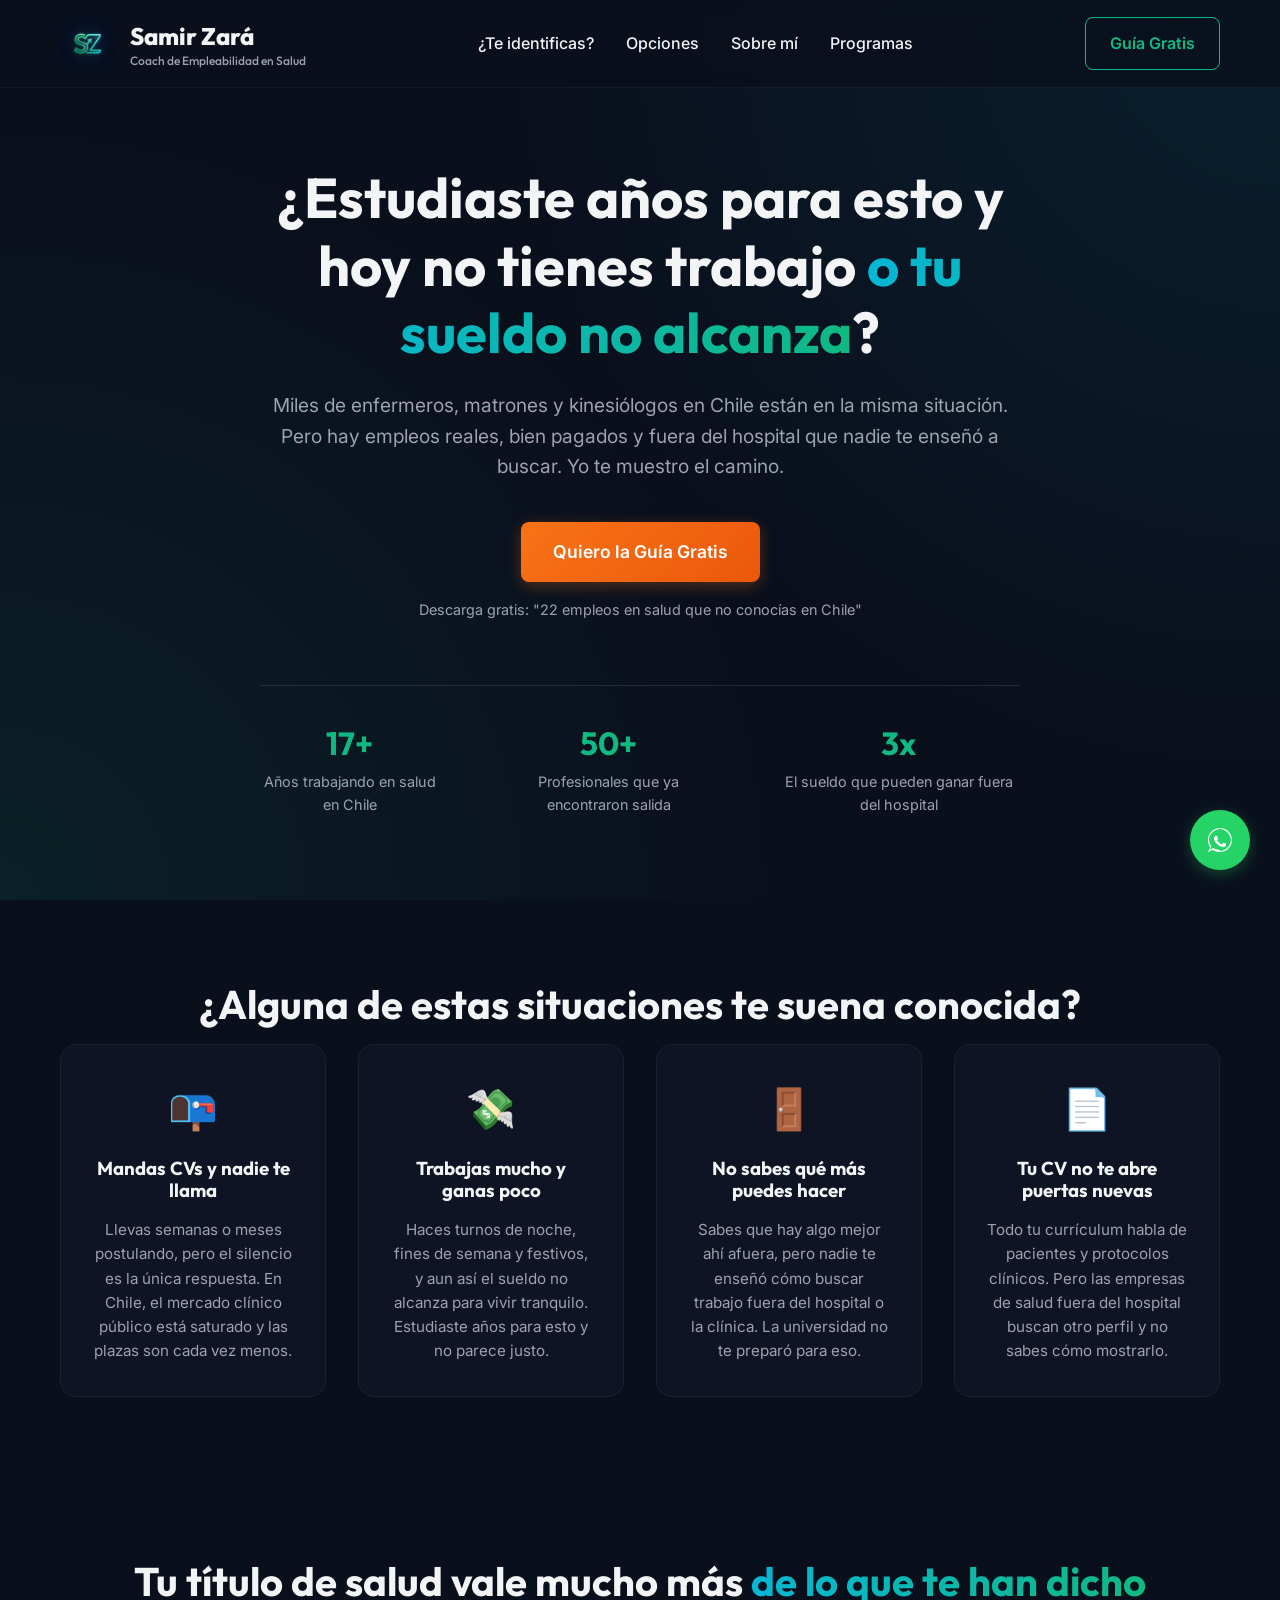
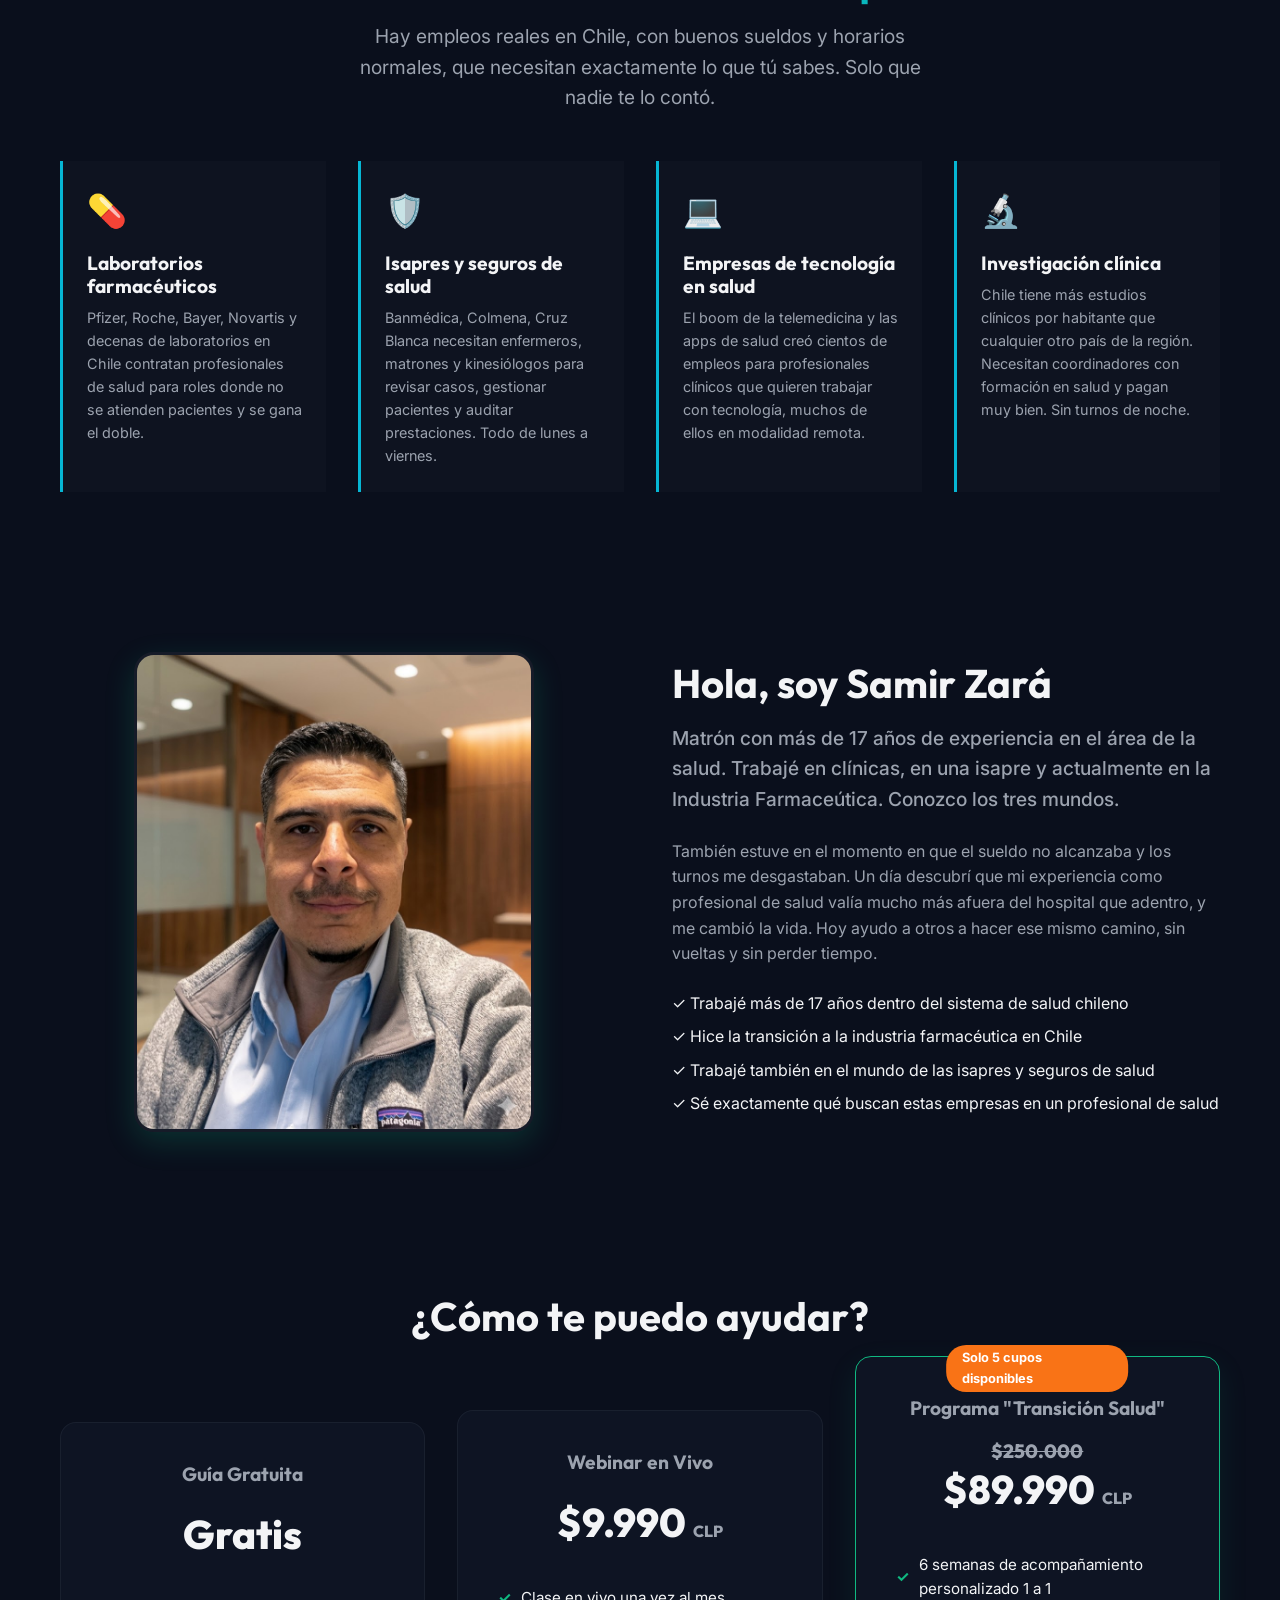
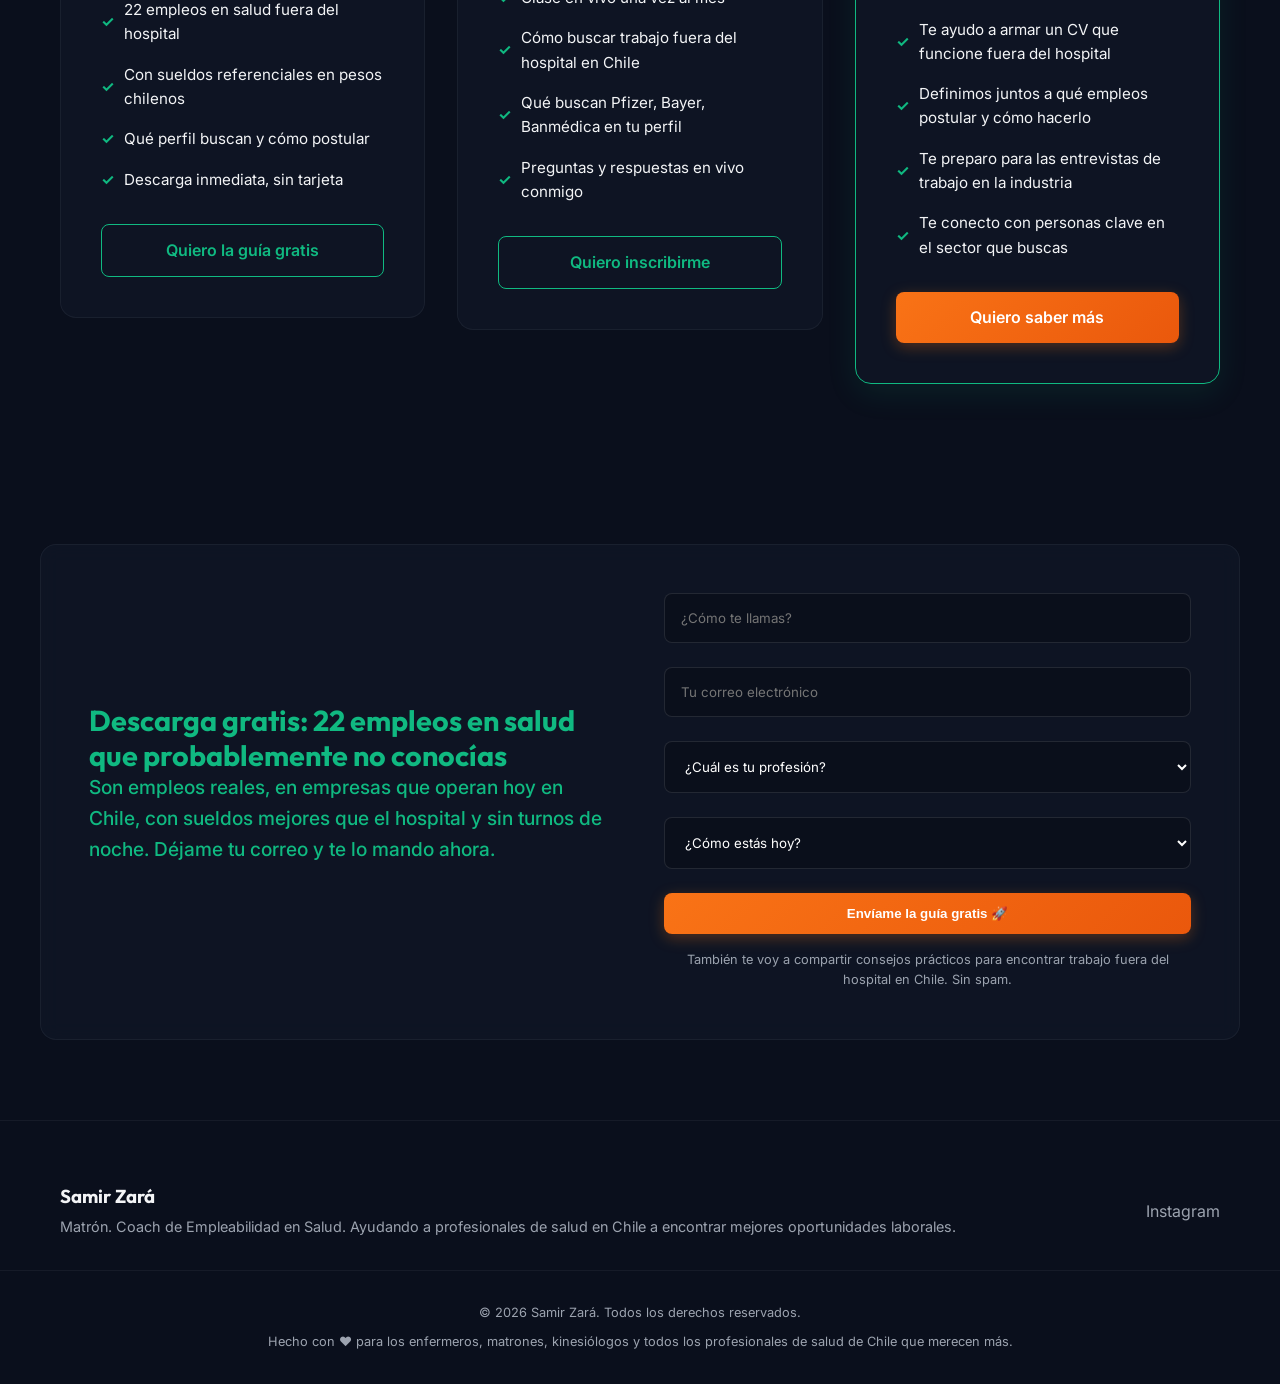
<file: index.html>
<!DOCTYPE html>
<html lang="es">
<head>
    <script async src="https://www.googletagmanager.com/gtag/js?id=G-H91CRY5CRJ"></script>
<script>
  window.dataLayer = window.dataLayer || [];
  function gtag(){dataLayer.push(arguments);}
  gtag('js', new Date());

  gtag('config', 'G-H91CRY5CRJ');
</script>
    <meta charset="UTF-8">
    <meta name="viewport" content="width=device-width, initial-scale=1.0">
    <title>Samir Zará - Empleabilidad para Profesionales de Salud en Chile</title>
    <meta name="description" content="Si eres enfermero/a, matrón/a, kinesiólogo/a o cualquier profesional de salud en Chile y estás sin trabajo o ganando poco, acá hay una salida real. Descarga gratis la guía con 22 empleos que probablemente no conocías.">
    
    <!-- Google Fonts -->
    <link rel="preconnect" href="https://fonts.googleapis.com">
    <link rel="preconnect" href="https://fonts.gstatic.com" crossorigin>
    <link href="https://fonts.googleapis.com/css2?family=Inter:wght@300;400;500;600&family=Outfit:wght@500;700;800&display=swap" rel="stylesheet">
    
    <link rel="stylesheet" href="styles.css">
</head>
<body>
    <!-- Navbar -->
    <nav class="navbar">
        <div class="container nav-content">
            <div class="logo-container">
                <img src="logo.png" alt="Logo Samir Zará" class="brand-logo">
                <div class="logo">Samir Zará<span style="font-size: 0.5em; display: block; font-weight: 500; color: var(--text-muted); margin-top: -5px;">Coach de Empleabilidad en Salud</span></div>
            </div>
            <ul class="nav-links">
                <li><a href="#dolores">¿Te identificas?</a></li>
                <li><a href="#soluciones">Opciones</a></li>
                <li><a href="#sobre-mi">Sobre mí</a></li>
                <li><a href="#programas">Programas</a></li>
            </ul>
            <a href="#registro" class="btn btn-outline nav-btn">Guía Gratis</a>
        </div>
    </nav>

    <!-- Hero Section -->
    <section class="hero" id="inicio">
        <div class="container hero-content">
            <h1 class="hero-title animate-up">¿Estudiaste años para esto y hoy no tienes trabajo <span>o tu sueldo no alcanza</span>?</h1>
            <p class="hero-subtitle animate-up delay-1">Miles de enfermeros, matrones y kinesiólogos en Chile están en la misma situación. Pero hay empleos reales, bien pagados y fuera del hospital que nadie te enseñó a buscar. Yo te muestro el camino.</p>
            <div class="hero-cta animate-up delay-2">
                <a href="#registro" class="btn btn-primary btn-large">Quiero la Guía Gratis</a>
                <p class="cta-note">Descarga gratis: "22 empleos en salud que no conocías en Chile"</p>
            </div>
            
            <div class="stats-strip animate-up delay-3">
                <div class="stat-item">
                    <span class="stat-number">17+</span>
                    <span class="stat-label">Años trabajando en salud en Chile</span>
                </div>
                <div class="stat-item">
                    <span class="stat-number">50+</span>
                    <span class="stat-label">Profesionales que ya encontraron salida</span>
                </div>
                <div class="stat-item">
                    <span class="stat-number">3x</span>
                    <span class="stat-label">El sueldo que pueden ganar fuera del hospital</span>
                </div>
            </div>
        </div>
    </section>

    <!-- Pain Points Section -->
    <section class="pain-points section-padding" id="dolores">
        <div class="container">
            <h2 class="section-title text-center">¿Alguna de estas situaciones te suena conocida?</h2>
            <div class="grid cards-grid">
                <div class="card glass-card">
                    <div class="icon">📭</div>
                    <h3>Mandas CVs y nadie te llama</h3>
                    <p>Llevas semanas o meses postulando, pero el silencio es la única respuesta. En Chile, el mercado clínico público está saturado y las plazas son cada vez menos.</p>
                </div>
                <div class="card glass-card">
                    <div class="icon">💸</div>
                    <h3>Trabajas mucho y ganas poco</h3>
                    <p>Haces turnos de noche, fines de semana y festivos, y aun así el sueldo no alcanza para vivir tranquilo. Estudiaste años para esto y no parece justo.</p>
                </div>
                <div class="card glass-card">
                    <div class="icon">🚪</div>
                    <h3>No sabes qué más puedes hacer</h3>
                    <p>Sabes que hay algo mejor ahí afuera, pero nadie te enseñó cómo buscar trabajo fuera del hospital o la clínica. La universidad no te preparó para eso.</p>
                </div>
                <div class="card glass-card">
                    <div class="icon">📄</div>
                    <h3>Tu CV no te abre puertas nuevas</h3>
                    <p>Todo tu currículum habla de pacientes y protocolos clínicos. Pero las empresas de salud fuera del hospital buscan otro perfil y no sabes cómo mostrarlo.</p>
                </div>
            </div>
        </div>
    </section>

    <!-- Solutions Section -->
    <section class="solutions section-padding" id="soluciones">
        <div class="container">
            <h2 class="section-title text-center">Tu título de salud vale mucho más <span>de lo que te han dicho</span></h2>
            <p class="section-subtitle text-center">Hay empleos reales en Chile, con buenos sueldos y horarios normales, que necesitan exactamente lo que tú sabes. Solo que nadie te lo contó.</p>
            
            <div class="grid solutions-grid">
                <div class="solution-item">
                    <div class="solution-icon">💊</div>
                    <h4>Laboratorios farmacéuticos</h4>
                    <p>Pfizer, Roche, Bayer, Novartis y decenas de laboratorios en Chile contratan profesionales de salud para roles donde no se atienden pacientes y se gana el doble.</p>
                </div>
                <div class="solution-item">
                    <div class="solution-icon">🛡️</div>
                    <h4>Isapres y seguros de salud</h4>
                    <p>Banmédica, Colmena, Cruz Blanca necesitan enfermeros, matrones y kinesiólogos para revisar casos, gestionar pacientes y auditar prestaciones. Todo de lunes a viernes.</p>
                </div>
                <div class="solution-item">
                    <div class="solution-icon">💻</div>
                    <h4>Empresas de tecnología en salud</h4>
                    <p>El boom de la telemedicina y las apps de salud creó cientos de empleos para profesionales clínicos que quieren trabajar con tecnología, muchos de ellos en modalidad remota.</p>
                </div>
                <div class="solution-item">
                    <div class="solution-icon">🔬</div>
                    <h4>Investigación clínica</h4>
                    <p>Chile tiene más estudios clínicos por habitante que cualquier otro país de la región. Necesitan coordinadores con formación en salud y pagan muy bien. Sin turnos de noche.</p>
                </div>
            </div>
        </div>
    </section>

    <!-- About Section -->
    <section class="about section-padding" id="sobre-mi">
        <div class="container about-container">
            <div class="about-image">
                <img src="profile.jpg" alt="Samir Zará" class="profile-img">
            </div>
            <div class="about-content">
                <h2 class="section-title">Hola, soy Samir Zará</h2>
                <p class="lead-text"> Matrón con más de 17 años de experiencia en el área de la salud. Trabajé en clínicas, en una isapre y actualmente en la Industria Farmaceútica. Conozco los tres mundos.</p>
                <p>También estuve en el momento en que el sueldo no alcanzaba y los turnos me desgastaban. Un día descubrí que mi experiencia como profesional de salud valía mucho más afuera del hospital que adentro, y me cambió la vida. Hoy ayudo a otros a hacer ese mismo camino, sin vueltas y sin perder tiempo.</p>
                <ul class="about-list">
                    <li>✓ Trabajé más de 17 años dentro del sistema de salud chileno</li>
                    <li>✓ Hice la transición a la industria farmacéutica en Chile</li>
                    <li>✓ Trabajé también en el mundo de las isapres y seguros de salud</li>
                    <li>✓ Sé exactamente qué buscan estas empresas en un profesional de salud</li>
                </ul>
            </div>
        </div>
    </section>

    <!-- Programs Section -->
    <section class="programs section-padding" id="programas">
        <div class="container">
            <h2 class="section-title text-center">¿Cómo te puedo ayudar?</h2>
            
            <div class="grid pricing-grid">
                <!-- Guía Gratis -->
                <div class="pricing-card">
                    <div class="pricing-header">
                        <h3>Guía Gratuita</h3>
                        <div class="price">Gratis</div>
                    </div>
                    <ul class="pricing-features">
                        <li>22 empleos en salud fuera del hospital</li>
                        <li>Con sueldos referenciales en pesos chilenos</li>
                        <li>Qué perfil buscan y cómo postular</li>
                        <li>Descarga inmediata, sin tarjeta</li>
                    </ul>
                    <a href="#registro" class="btn btn-outline btn-full">Quiero la guía gratis</a>
                </div>

                <!-- Webinar -->
                <div class="pricing-card">
                    <div class="pricing-header">
                        <h3>Webinar en Vivo</h3>
                        <div class="price">$9.990 <span>CLP</span></div>
                    </div>
                    <ul class="pricing-features">
                        <li>Clase en vivo una vez al mes</li>
                        <li>Cómo buscar trabajo fuera del hospital en Chile</li>
                        <li>Qué buscan Pfizer, Bayer, Banmédica en tu perfil</li>
                        <li>Preguntas y respuestas en vivo conmigo</li>
                    </ul>
                    <a href="https://wa.me/56998013794?text=Hola%20Samir%2C%20quiero%20inscribirme%20al%20webinar" class="btn btn-outline btn-full" target="_blank">Quiero inscribirme</a>
                </div>
                
                <!-- Programa Transición Salud -->
                <div class="pricing-card featured">
                    <div class="badge" style="background: var(--accent-orange); color: white;">Solo 5 cupos disponibles</div>
                    <div class="pricing-header">
                        <h3>Programa "Transición Salud"</h3>
                        <div class="price" style="text-decoration: line-through; font-size: 1.2rem; color: var(--text-muted); margin-bottom: -10px;">$250.000</div>
                        <div class="price">$89.990 <span>CLP</span></div>
                    </div>
                    <ul class="pricing-features">
                        <li>6 semanas de acompañamiento personalizado 1 a 1</li>
                        <li>Te ayudo a armar un CV que funcione fuera del hospital</li>
                        <li>Definimos juntos a qué empleos postular y cómo hacerlo</li>
                        <li>Te preparo para las entrevistas de trabajo en la industria</li>
                        <li>Te conecto con personas clave en el sector que buscas</li>
                    </ul>
                    <a href="https://wa.me/56998013794?text=Hola%20Samir%2C%20quiero%20saber%20m%C3%A1s%20sobre%20el%20programa%20Transici%C3%B3n%20Salud" class="btn btn-primary btn-full" target="_blank">Quiero saber más</a>
                </div>
            </div>
        </div>
    </section>

    <!-- Lead Form Section -->
    <section class="lead-section section-padding" id="registro">
        <div class="container lead-container glass-card">
            <div class="lead-text">
                <h2>Descarga gratis: 22 empleos en salud que probablemente no conocías</h2>
                <p>Son empleos reales, en empresas que operan hoy en Chile, con sueldos mejores que el hospital y sin turnos de noche. Déjame tu correo y te lo mando ahora.</p>
            </div>
            <div class="lead-form-wrapper">
                <form id="leadForm" class="lead-form" method="POST" action="https://e08a8bb9.sibforms.com/serve/[base64]">
                    <div class="form-group">
                        <input type="text" id="name" name="NOMBRE" placeholder="¿Cómo te llamas?" required>
                    </div>
                    <div class="form-group">
                        <input type="email" id="email" name="EMAIL" placeholder="Tu correo electrónico" required>
                    </div>
                    <!-- Campos ocultos requeridos por Brevo -->
                    <input type="text" name="email_address_check" value="" style="display:none;">
                    <input type="hidden" name="locale" value="es">
                    <div class="form-group">
                        <select id="profession" required>
                            <option value="" disabled selected>¿Cuál es tu profesión?</option>
                            <option value="enfermeria">Enfermería</option>
                            <option value="matroneria">Matronería</option>
                            <option value="kinesiologia">Kinesiología</option>
                            <option value="tecnologia_medica">Tecnología Médica</option>
                            <option value="otra">Otra carrera de salud</option>
                        </select>
                    </div>
                    <div class="form-group">
                        <select id="status" required>
                            <option value="" disabled selected>¿Cómo estás hoy?</option>
                            <option value="desempleado">Sin trabajo, buscando opciones</option>
                            <option value="empleado">Trabajo en clínica u hospital pero quiero algo mejor</option>
                            <option value="industria">Ya trabajo en la industria</option>
                        </select>
                    </div>
                    <button type="submit" class="btn btn-primary btn-full">Envíame la guía gratis 🚀</button>
                    <p class="form-note">También te voy a compartir consejos prácticos para encontrar trabajo fuera del hospital en Chile. Sin spam.</p>
                    
                    <div id="formSuccess" class="form-success hidden">
                        ¡Listo! Ya te mandé la guía al correo. Revisa también el spam por si acaso. 📬
                    </div>
                </form>
            </div>
        </div>
    </section>

    <!-- Footer -->
    <footer class="footer">
        <div class="container footer-content">
            <div class="footer-brand">
                <h3>Samir Zará</h3>
                <p>Matrón. Coach de Empleabilidad en Salud. Ayudando a profesionales de salud en Chile a encontrar mejores oportunidades laborales.</p>
            </div>
            <div class="footer-social">
               <a href="https://www.instagram.com/transicionsalud/" target="_blank">Instagram</a>
            </div>
        </div>
        <div class="footer-bottom text-center">
            <p>&copy; 2026 Samir Zará. Todos los derechos reservados.</p>
            <p class="made-with">Hecho con ❤️ para los enfermeros, matrones, kinesiólogos y todos los profesionales de salud de Chile que merecen más.</p>
        </div>
    </footer>

    <!-- WhatsApp Floating Button -->
    <a href="https://wa.me/56998013794?text=Hola%20Samir,%20vengo%20de%20tu%20p%C3%A1gina%20web%20y%20quiero%20transformar%20mi%20carrera%20en%20salud" class="whatsapp-float" target="_blank" rel="noopener noreferrer">
        <svg viewBox="0 0 32 32" width="24" height="24" fill="currentColor">
            <path d="M16.002 0C7.177 0 0.015 7.162 0.015 15.989c0 3.504.918 6.918 2.664 9.923L0 32l6.236-2.637c2.909 1.636 6.183 2.502 9.761 2.502 8.825 0 15.986-7.162 15.986-15.989C31.983 7.162 24.827 0 16.002 0zm0 29.231c-2.964 0-5.864-.796-8.411-2.304l-.602-.358-4.636 1.961 1.996-4.516-.393-.624c-1.654-2.627-2.527-5.656-2.527-8.775C1.429 8.618 8.619 1.428 16.002 1.428c7.382 0 14.572 7.19 14.572 14.572 0 7.382-7.19 14.659-14.572 14.659v-1.428zM23.95 21.05c-.398-.199-2.355-1.164-2.72-1.297-.364-.132-.629-.199-.894.199-.265.398-1.026 1.297-1.258 1.562-.232.265-.464.298-.862.099-2.457-1.233-4.225-2.227-5.852-4.993-.203-.346.223-.326.974-1.821.132-.265.066-.497-.033-.696-.099-.199-.894-2.155-1.225-2.951-.323-.775-.651-.67-.894-.682-.232-.012-.497-.012-.762-.012-.265 0-.695.099-1.059.497s-1.391 1.359-1.391 3.315 1.424 3.845 1.623 4.11c.199.265 2.802 4.278 6.786 5.993 2.502 1.079 3.491 1.157 4.789.972 1.341-.192 2.355-.961 2.686-1.889.331-.928.331-1.724.232-1.889-.099-.165-.364-.265-.762-.464z"/>
        </svg>
    </a>

    <script src="script.js"></script>
</body>
</html>
</file>
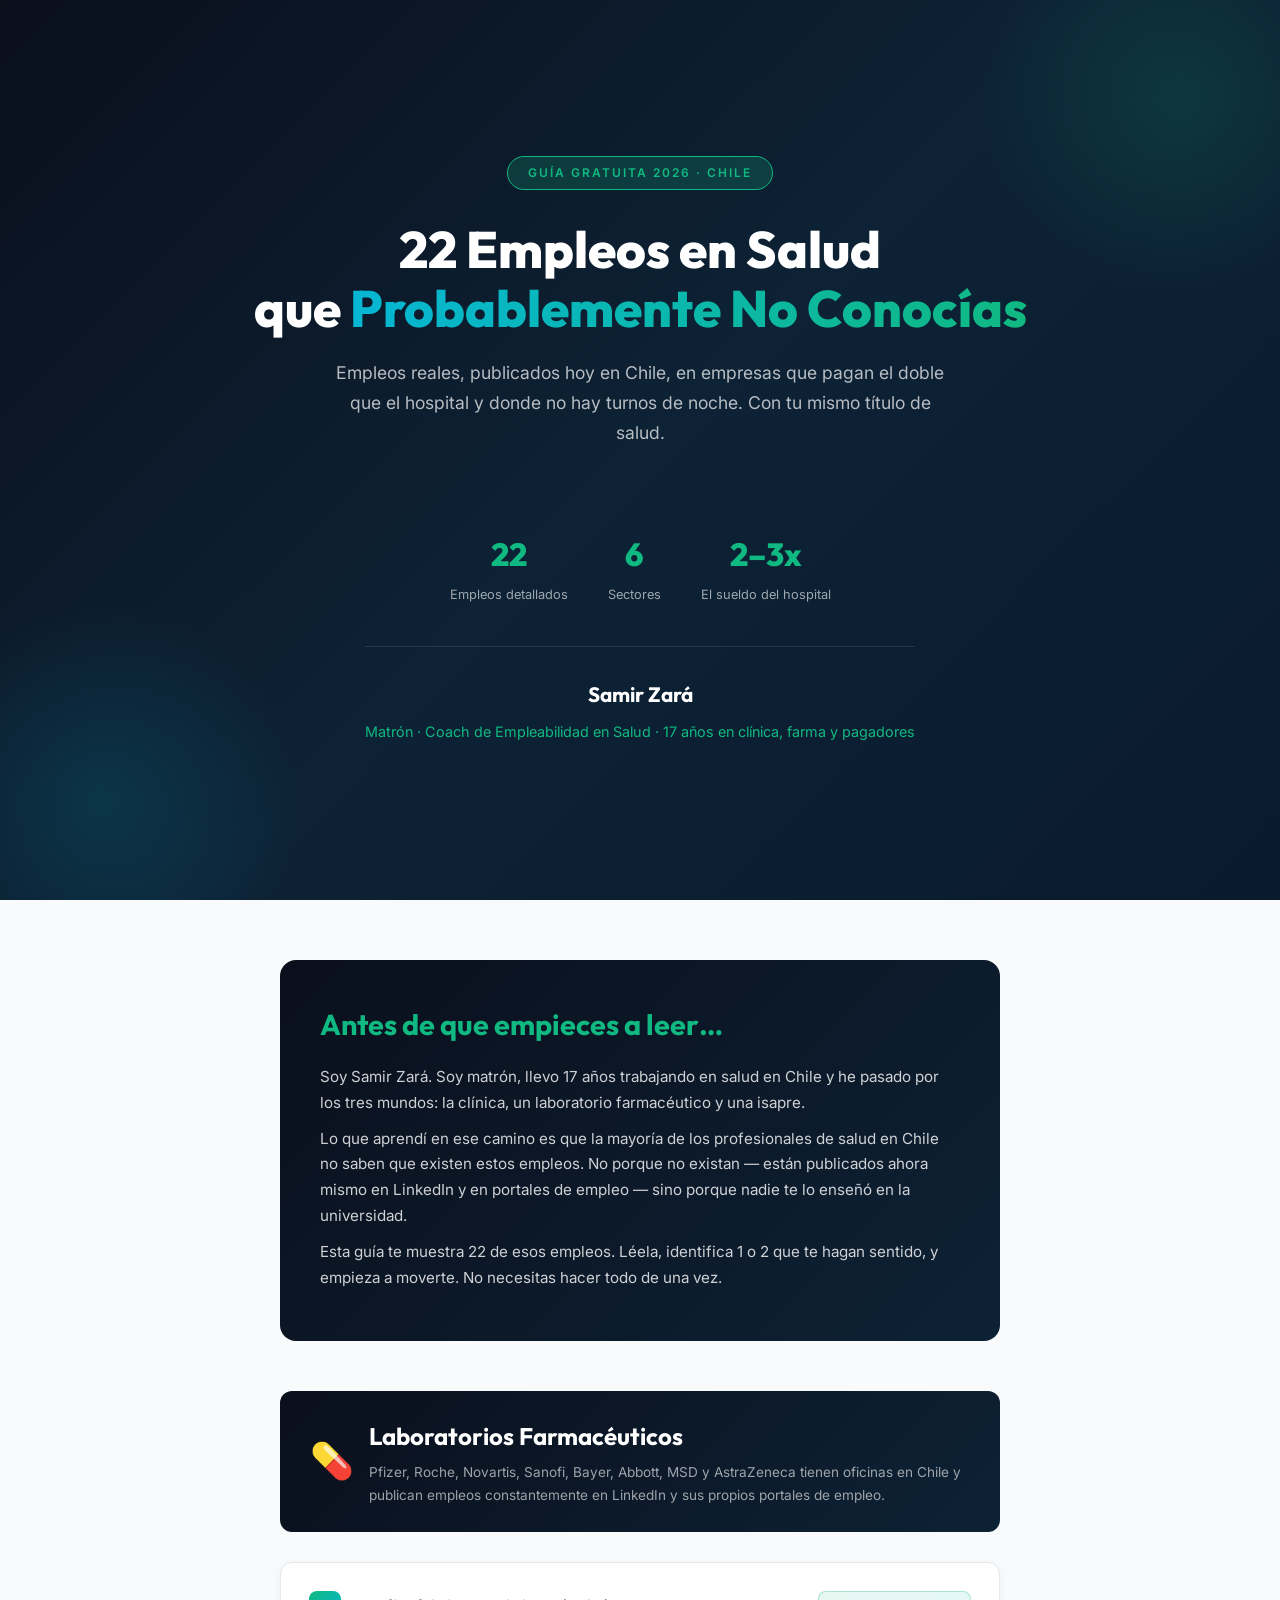
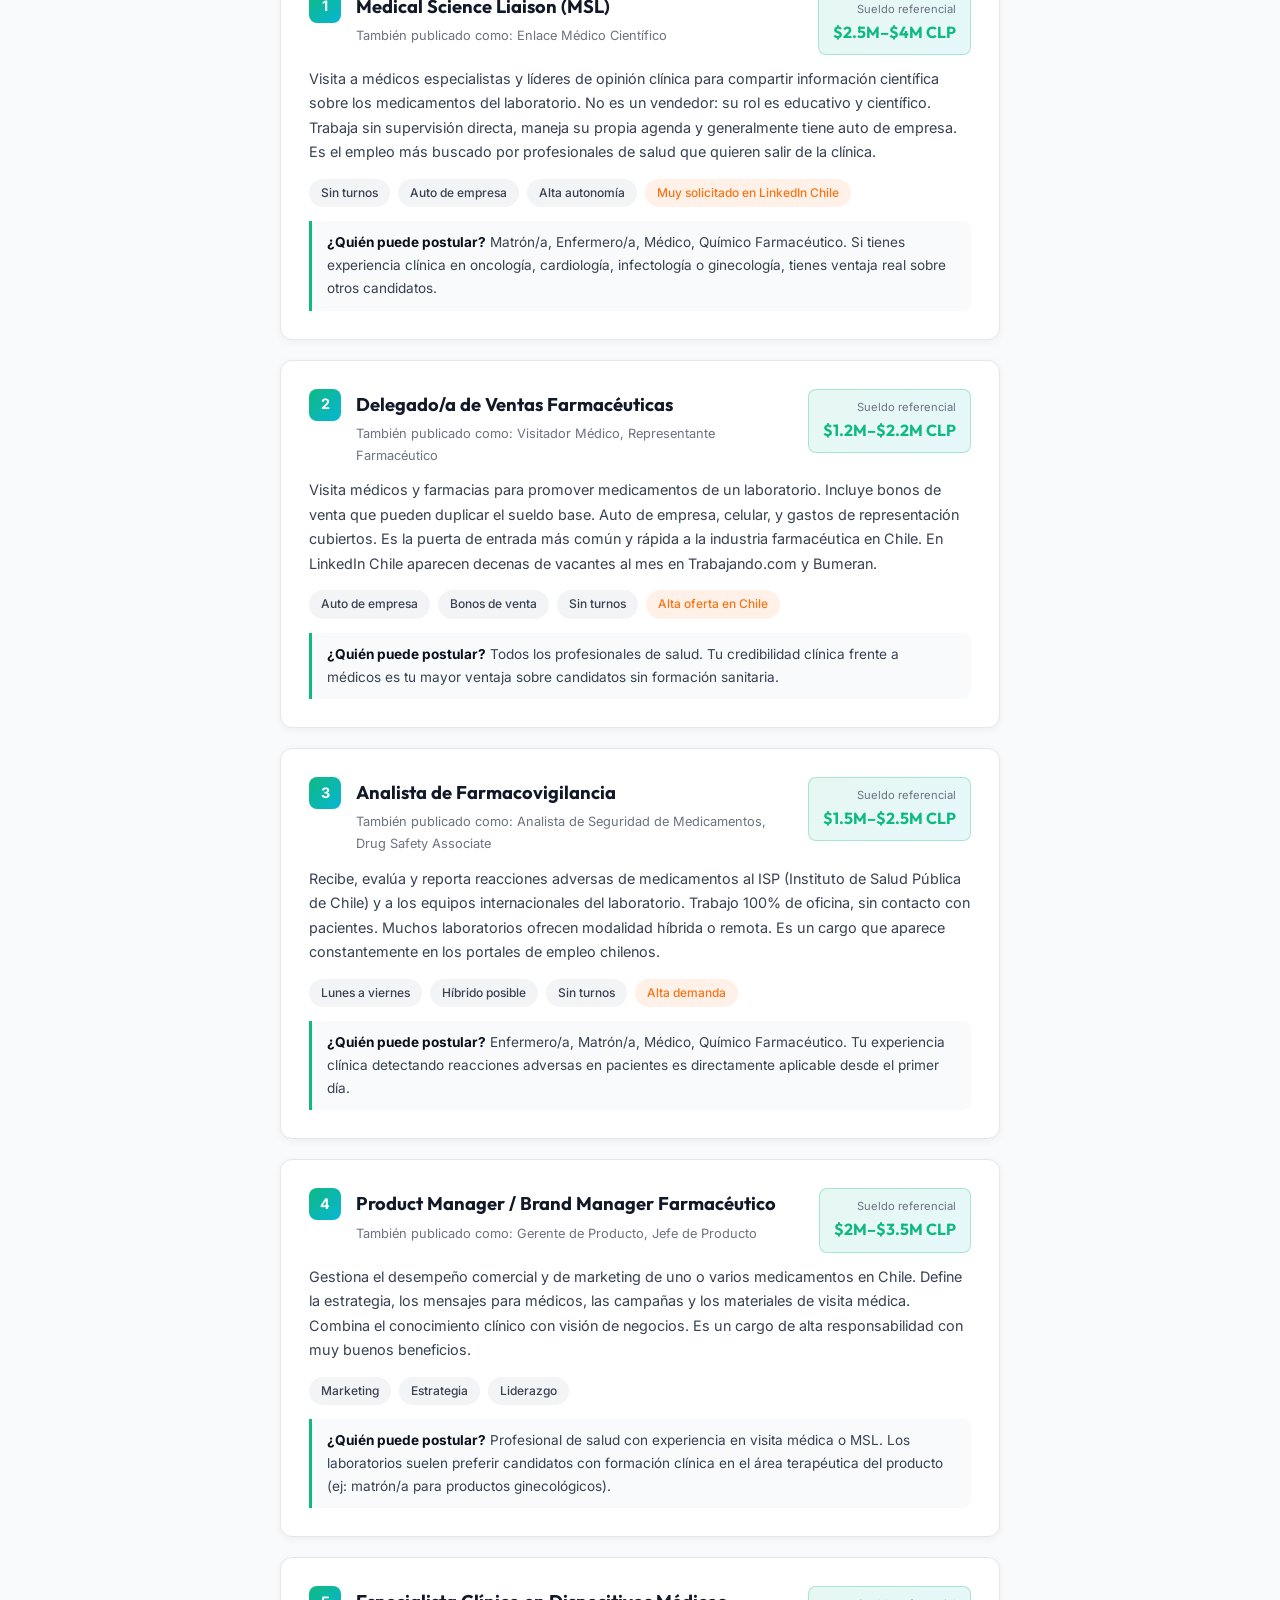
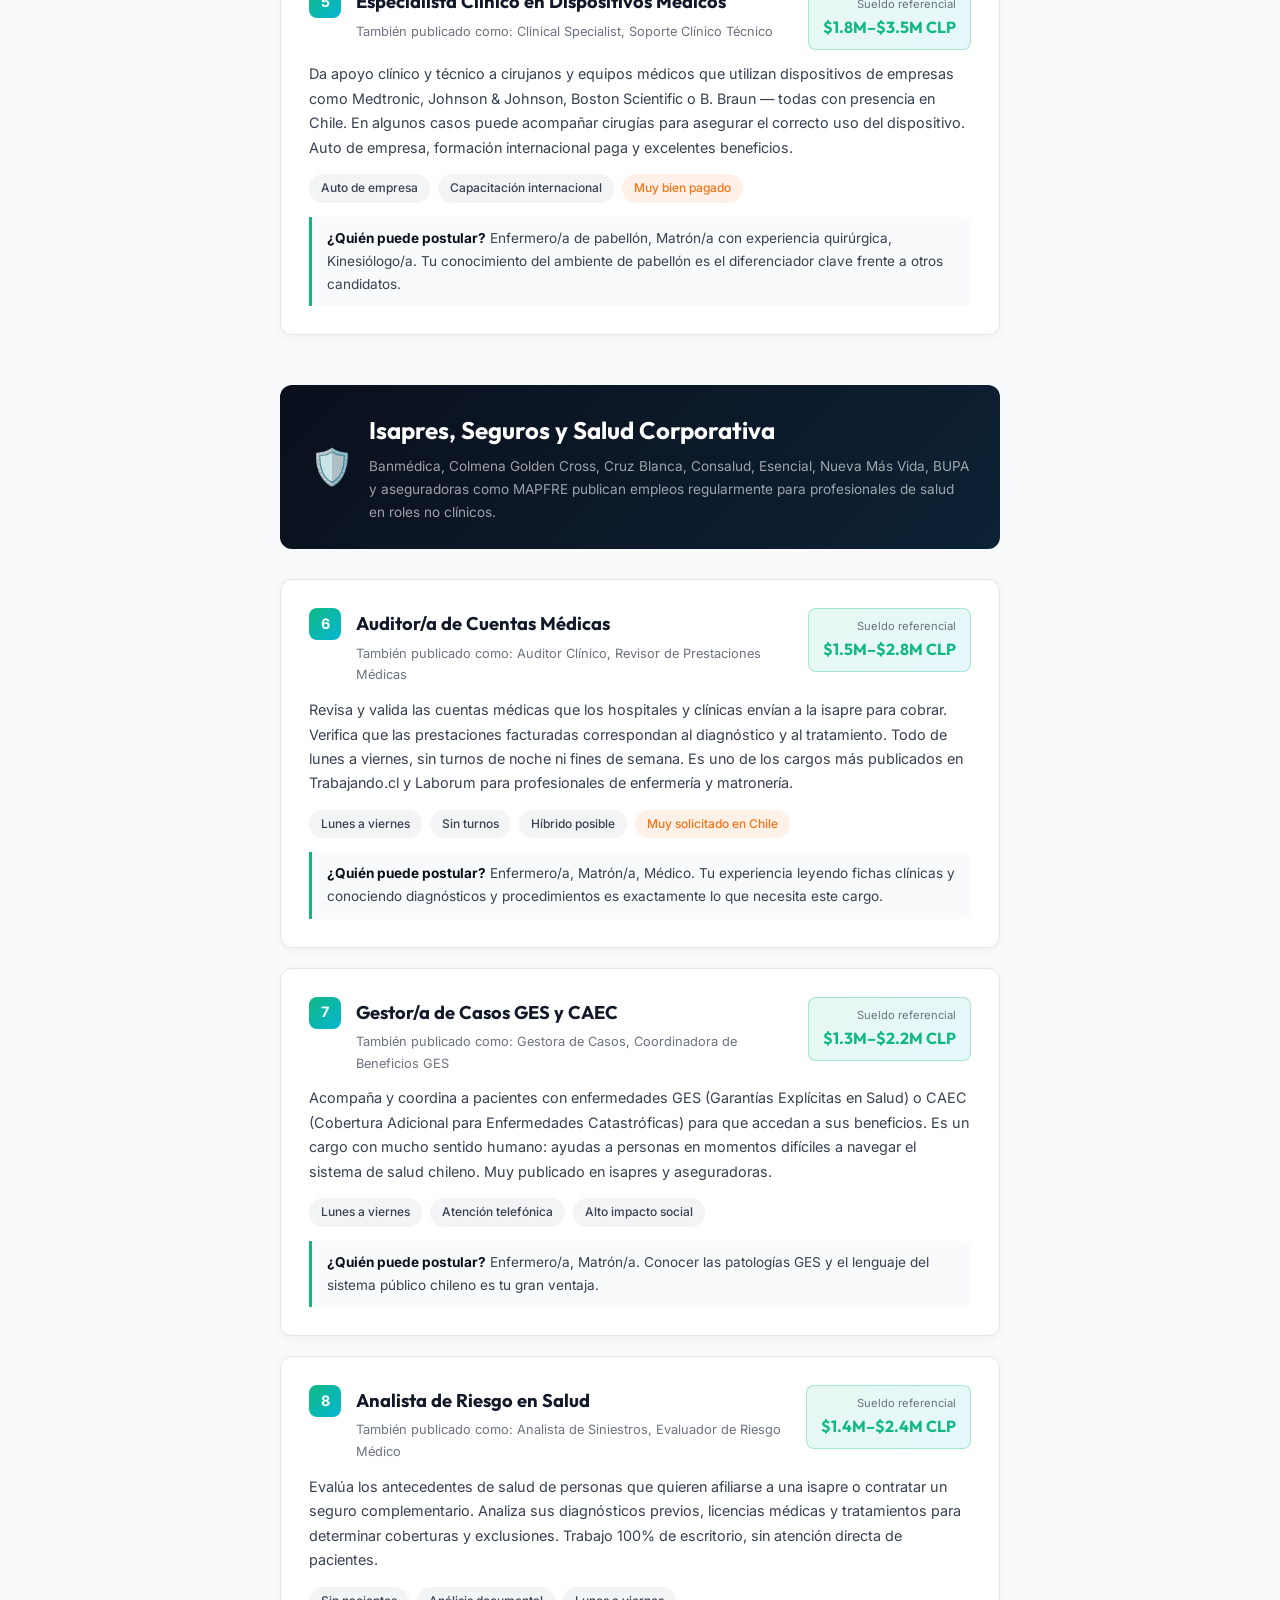
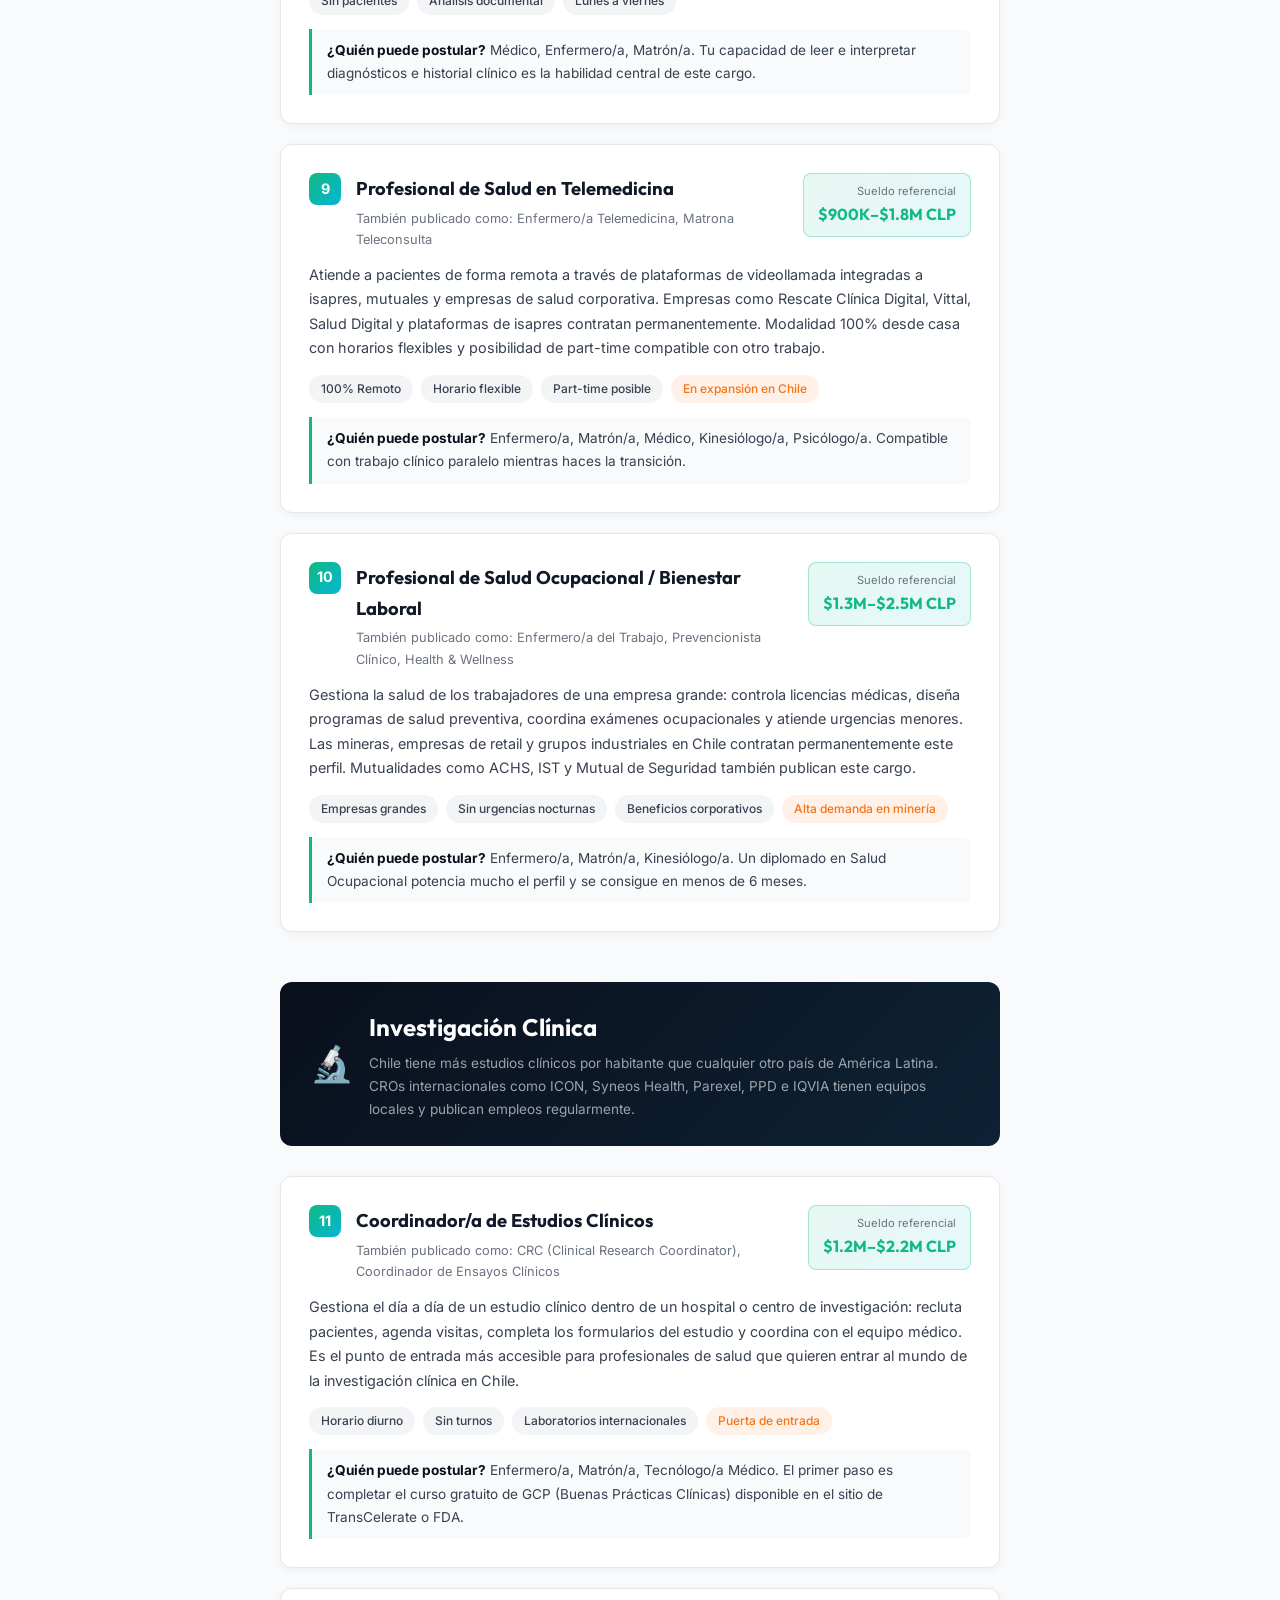
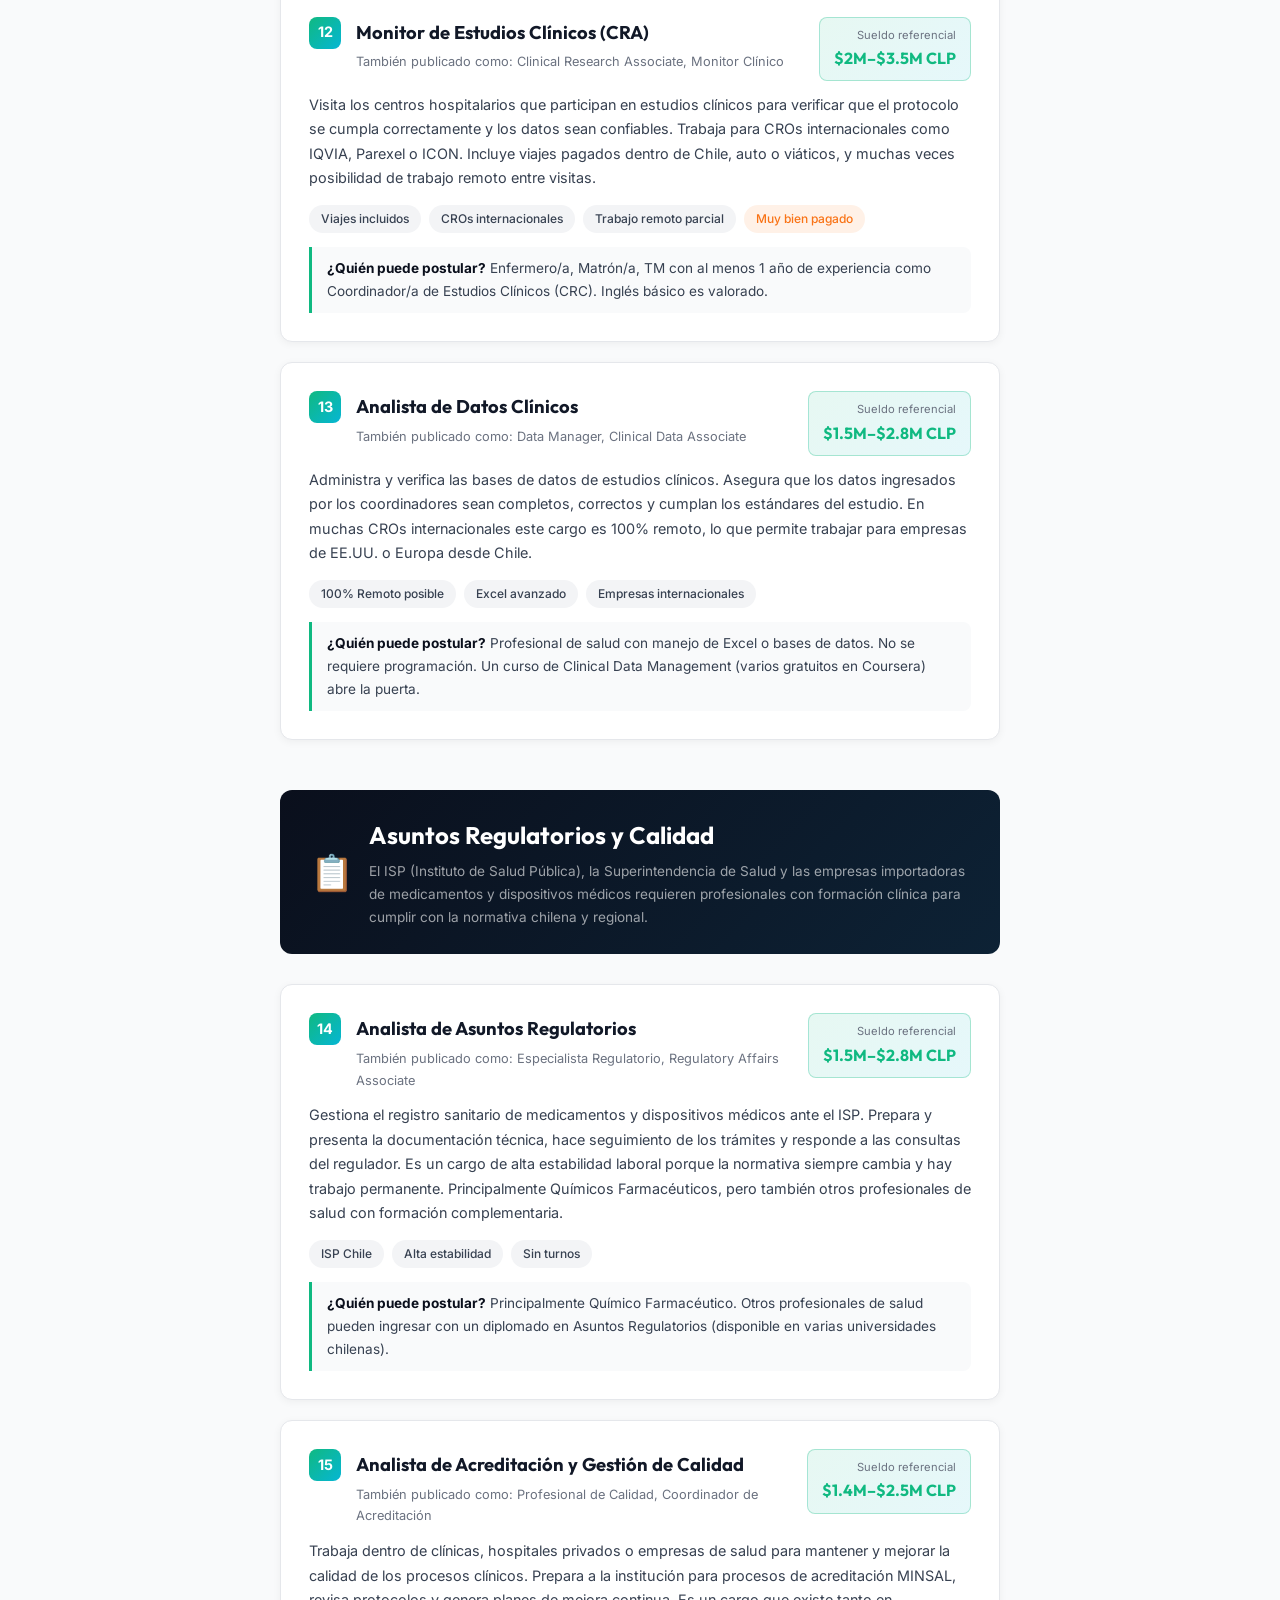
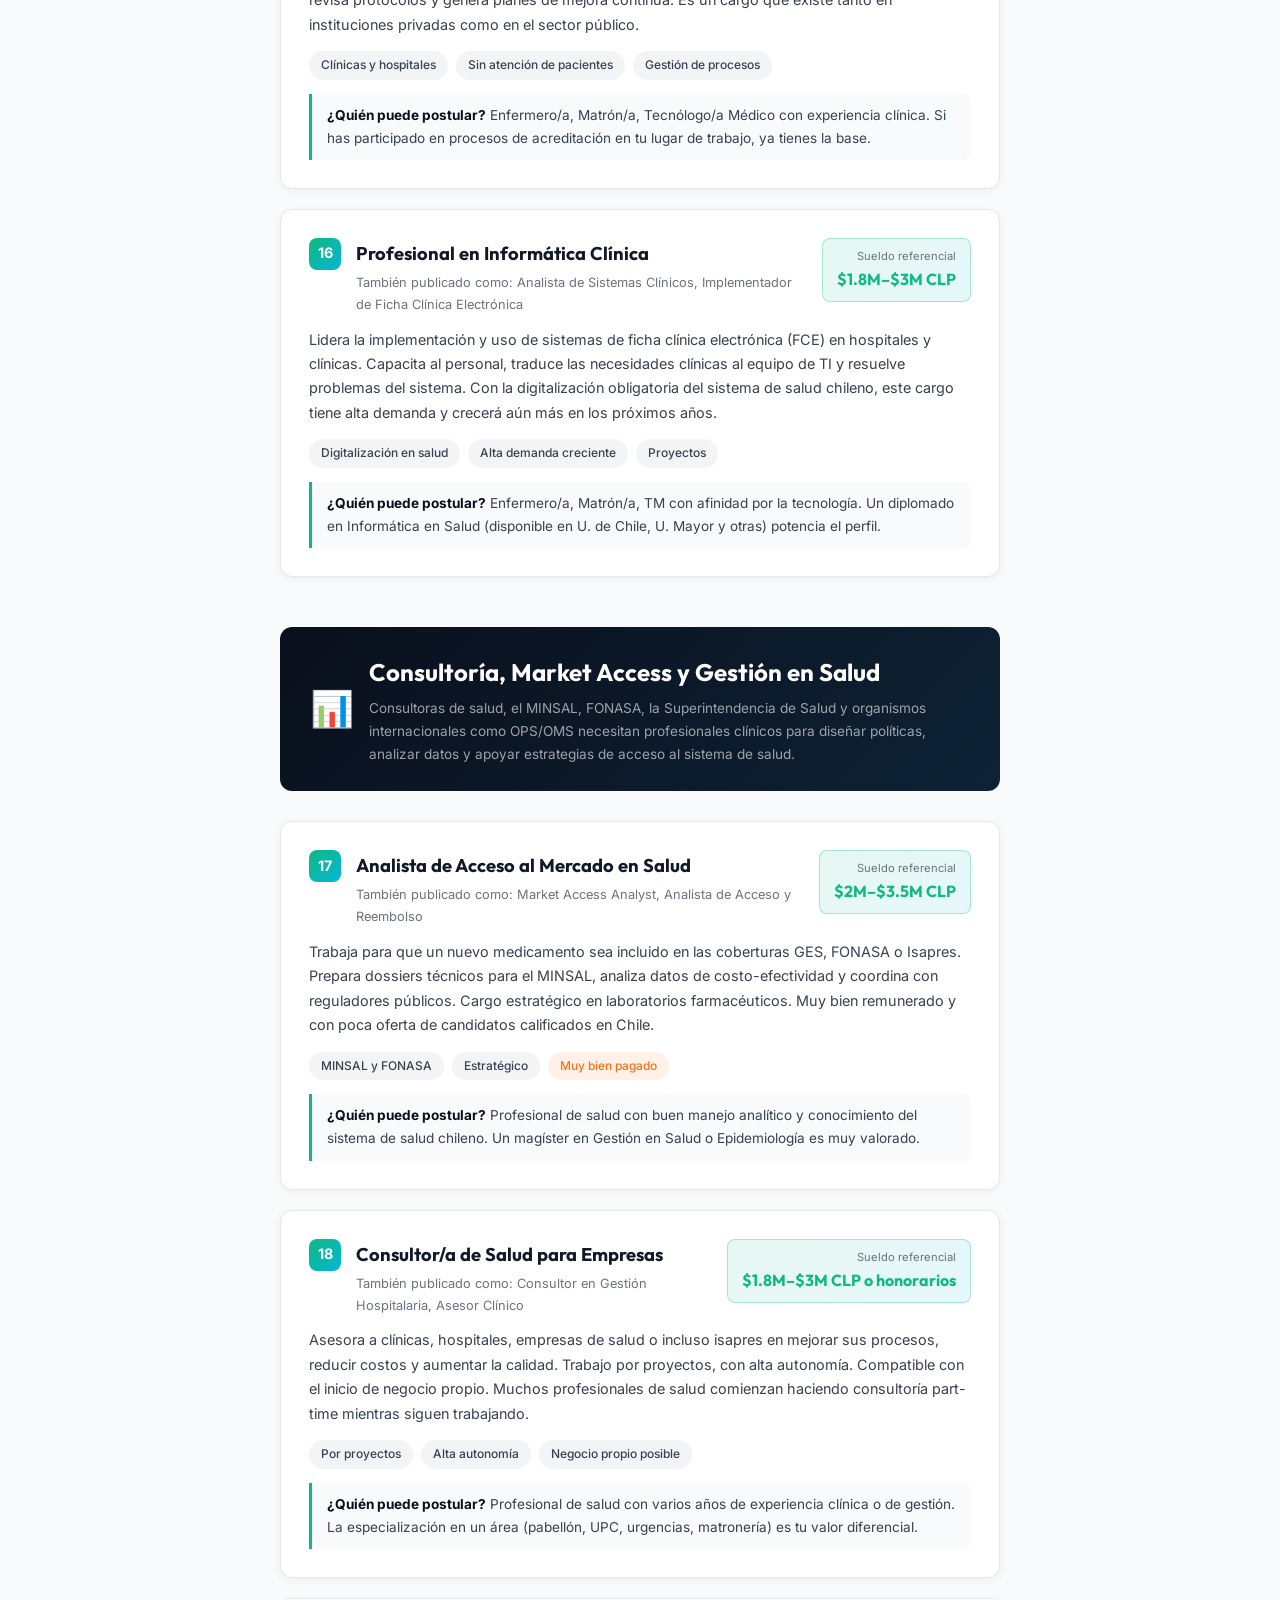
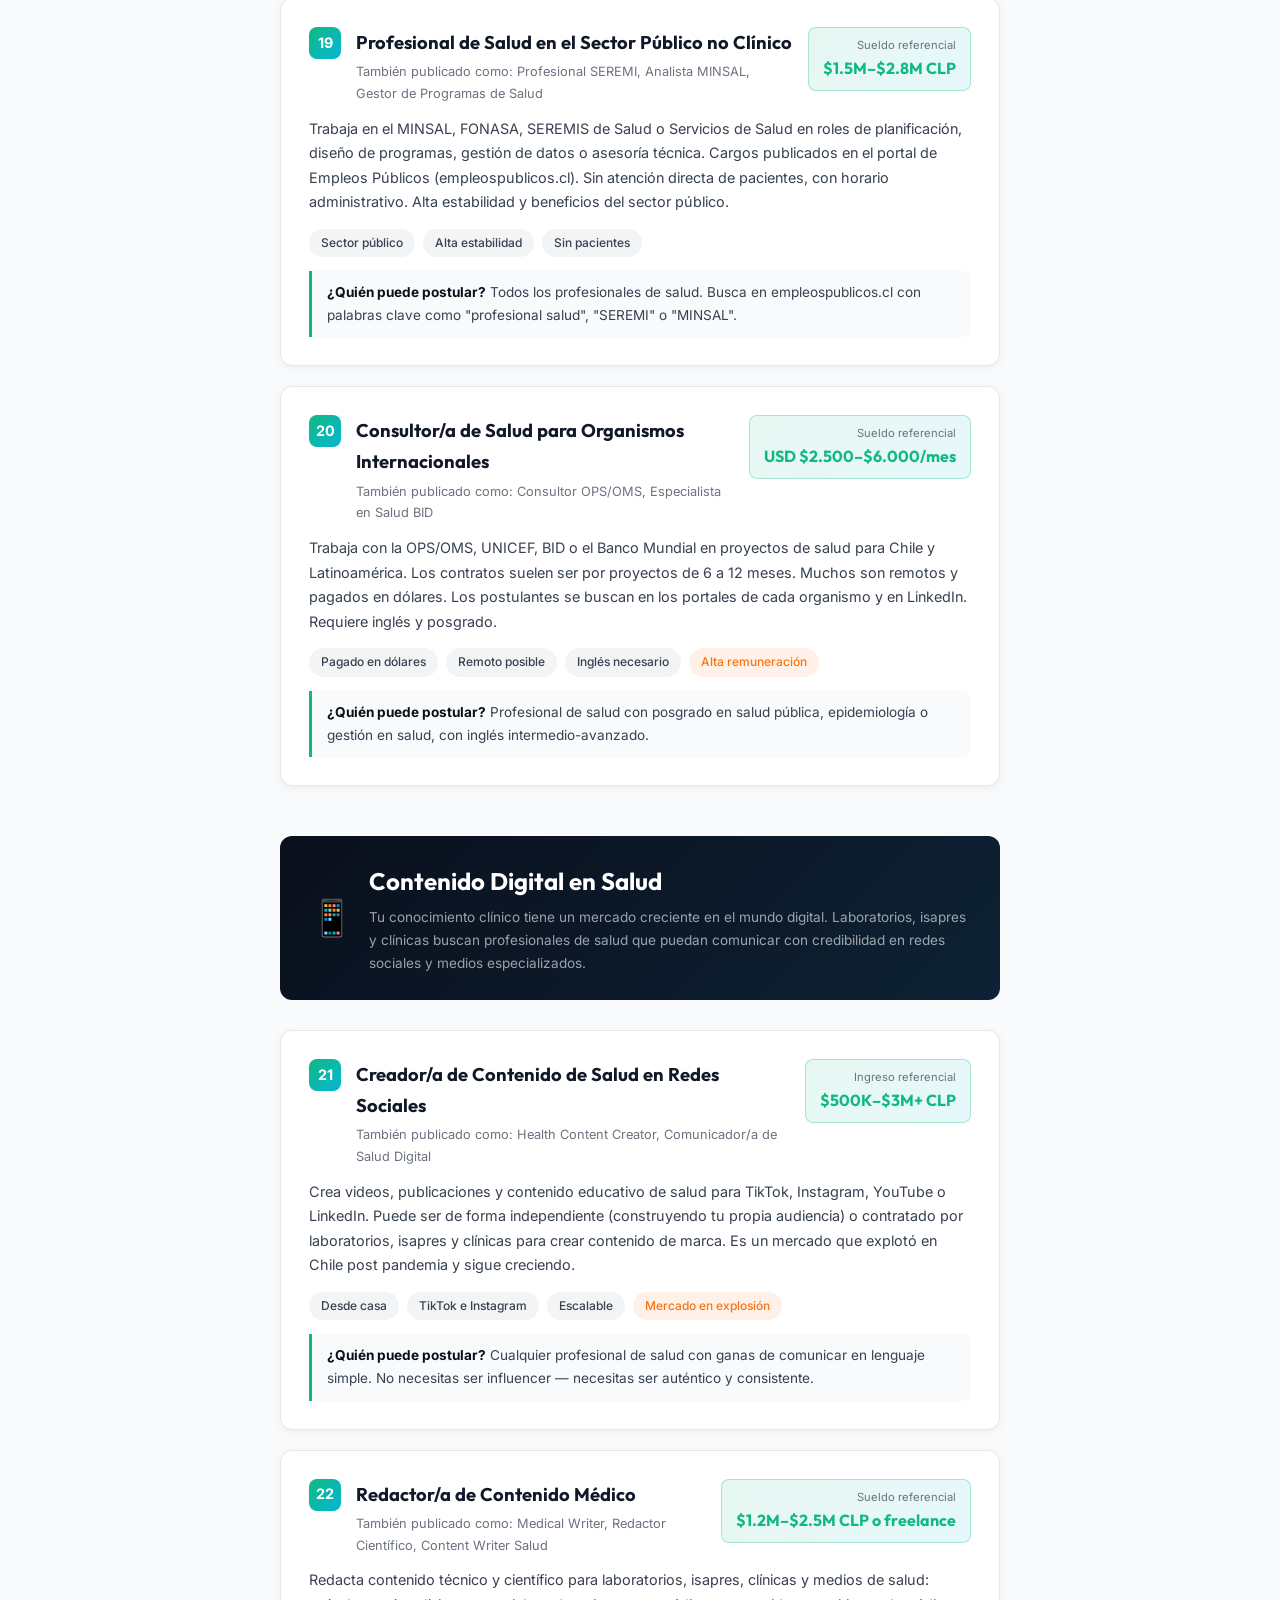
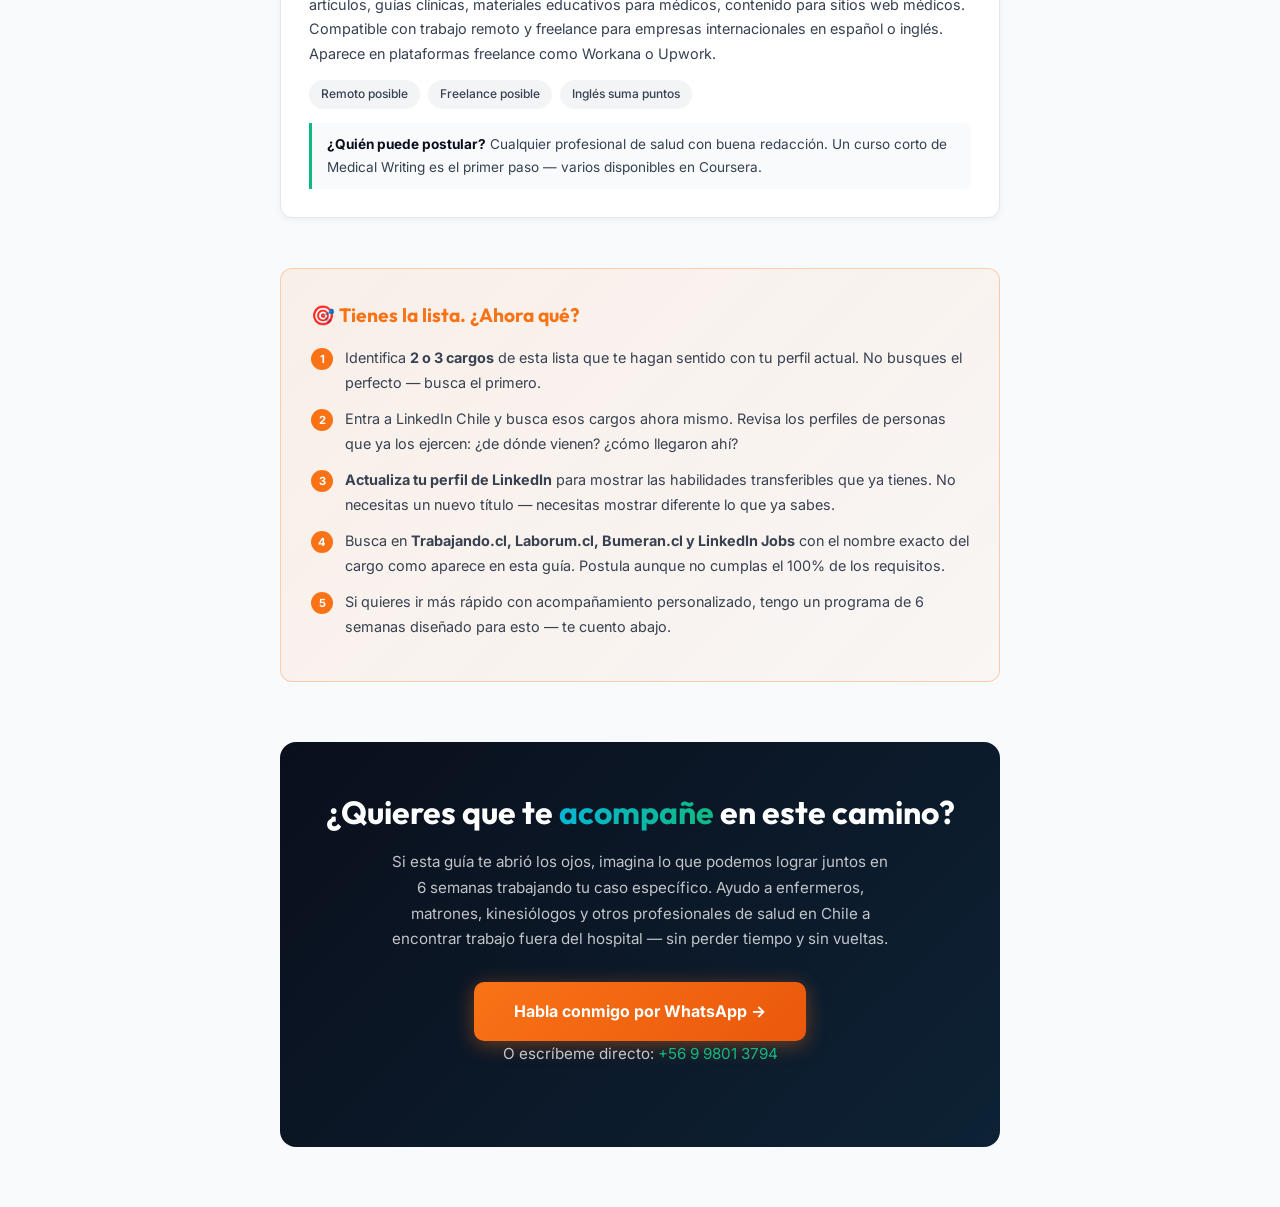
<file: guia-30-roles-salud.html>
<!DOCTYPE html>
<html lang="es">
<head>
<meta charset="UTF-8">
<meta name="viewport" content="width=device-width, initial-scale=1.0">
<title>22 Empleos en Salud fuera del Hospital — Samir Zará</title>
<link href="https://fonts.googleapis.com/css2?family=Inter:wght@300;400;500;600;700&family=Outfit:wght@700;800&display=swap" rel="stylesheet">
<style>
  :root {
    --teal: #10b981;
    --blue: #06b6d4;
    --orange: #f97316;
    --dark: #0a0f1c;
    --muted: #6b7280;
  }
  * { margin: 0; padding: 0; box-sizing: border-box; }
  body { font-family: 'Inter', sans-serif; background: #f9fafb; color: #1f2937; line-height: 1.7; font-size: 15px; }

  /* COVER */
  .cover {
    background: linear-gradient(135deg, var(--dark) 0%, #0d2235 50%, #0a1a2e 100%);
    color: white; min-height: 100vh; display: flex; flex-direction: column;
    align-items: center; justify-content: center; text-align: center;
    padding: 60px 40px; position: relative; overflow: hidden;
  }
  .cover::before { content: ''; position: absolute; top: -100px; right: -100px; width: 400px; height: 400px; background: radial-gradient(circle, rgba(16,185,129,0.15), transparent 70%); border-radius: 50%; }
  .cover::after { content: ''; position: absolute; bottom: -100px; left: -100px; width: 400px; height: 400px; background: radial-gradient(circle, rgba(6,182,212,0.15), transparent 70%); border-radius: 50%; }
  .cover-badge { background: rgba(16,185,129,0.2); border: 1px solid var(--teal); color: var(--teal); padding: 6px 20px; border-radius: 20px; font-size: 12px; font-weight: 600; letter-spacing: 2px; text-transform: uppercase; margin-bottom: 30px; position: relative; z-index: 1; }
  .cover h1 { font-family: 'Outfit', sans-serif; font-size: 3.2rem; font-weight: 800; line-height: 1.15; margin-bottom: 20px; position: relative; z-index: 1; }
  .cover h1 span { background: linear-gradient(to right, var(--blue), var(--teal)); -webkit-background-clip: text; -webkit-text-fill-color: transparent; }
  .cover-subtitle { font-size: 1.1rem; color: rgba(255,255,255,0.7); max-width: 620px; margin: 0 auto 40px; position: relative; z-index: 1; }
  .cover-stats { display: flex; gap: 40px; margin: 40px 0; position: relative; z-index: 1; }
  .cstat { text-align: center; }
  .cstat-num { font-family: 'Outfit', sans-serif; font-size: 2rem; font-weight: 800; color: var(--teal); }
  .cstat-label { font-size: 0.8rem; color: rgba(255,255,255,0.6); margin-top: 2px; }
  .cover-author { display: flex; flex-direction: column; align-items: center; gap: 8px; border-top: 1px solid rgba(255,255,255,0.1); padding-top: 30px; position: relative; z-index: 1; }
  .cover-author h3 { font-family: 'Outfit', sans-serif; font-size: 1.3rem; color: white; }
  .cover-author p { color: var(--teal); font-size: 0.9rem; }

  /* CONTENT */
  .page { max-width: 800px; margin: 0 auto; padding: 60px 40px; }
  .intro-box { background: linear-gradient(135deg, var(--dark), #0d2235); color: white; border-radius: 16px; padding: 40px; margin-bottom: 50px; }
  .intro-box h2 { font-family: 'Outfit', sans-serif; font-size: 1.8rem; margin-bottom: 15px; color: var(--teal); }
  .intro-box p { color: rgba(255,255,255,0.8); margin-bottom: 10px; font-size: 0.95rem; }

  /* CATEGORY */
  .category-header { background: linear-gradient(135deg, var(--dark), #0d2235); color: white; border-radius: 12px; padding: 25px 30px; margin: 50px 0 30px; display: flex; align-items: center; gap: 15px; }
  .category-icon { font-size: 2.2rem; }
  .category-header h2 { font-family: 'Outfit', sans-serif; font-size: 1.5rem; color: white; }
  .category-header p { font-size: 0.85rem; color: rgba(255,255,255,0.6); margin-top: 4px; }

  /* ROLE CARDS */
  .role-card { background: white; border-radius: 12px; padding: 28px; margin-bottom: 20px; border: 1px solid #e5e7eb; box-shadow: 0 2px 8px rgba(0,0,0,0.05); transition: transform 0.2s; }
  .role-card:hover { transform: translateY(-2px); }
  .role-header { display: flex; justify-content: space-between; align-items: flex-start; margin-bottom: 12px; gap: 15px; }
  .role-number { background: linear-gradient(135deg, var(--teal), var(--blue)); color: white; width: 32px; height: 32px; border-radius: 8px; display: flex; align-items: center; justify-content: center; font-weight: 700; font-size: 0.9rem; flex-shrink: 0; }
  .role-title-block { flex: 1; }
  .role-title { font-family: 'Outfit', sans-serif; font-size: 1.15rem; font-weight: 700; color: #111827; margin-bottom: 3px; }
  .role-subtitle { font-size: 0.8rem; color: var(--muted); }
  .role-salary { background: linear-gradient(135deg, rgba(16,185,129,0.1), rgba(6,182,212,0.1)); border: 1px solid rgba(16,185,129,0.3); border-radius: 8px; padding: 8px 14px; text-align: right; flex-shrink: 0; }
  .salary-label { font-size: 0.7rem; color: var(--muted); display: block; }
  .salary-amount { font-family: 'Outfit', sans-serif; font-size: 1rem; font-weight: 700; color: var(--teal); white-space: nowrap; }
  .role-desc { font-size: 0.9rem; color: #374151; margin-bottom: 14px; line-height: 1.7; }
  .role-tags { display: flex; flex-wrap: wrap; gap: 8px; margin-bottom: 14px; }
  .tag { background: #f3f4f6; color: #374151; padding: 4px 12px; border-radius: 20px; font-size: 0.75rem; font-weight: 500; }
  .tag.orange { background: rgba(249,115,22,0.1); color: var(--orange); }
  .role-key { background: #f9fafb; border-left: 3px solid var(--teal); padding: 10px 15px; border-radius: 0 8px 8px 0; font-size: 0.85rem; color: #374151; }
  .role-key strong { color: var(--dark); }

  /* TIPS & CTA */
  .tips-box { background: linear-gradient(135deg, rgba(249,115,22,0.08), rgba(249,115,22,0.03)); border: 1px solid rgba(249,115,22,0.3); border-radius: 12px; padding: 30px; margin: 50px 0; }
  .tips-box h3 { font-family: 'Outfit', sans-serif; color: var(--orange); margin-bottom: 15px; font-size: 1.2rem; }
  .tip-item { display: flex; gap: 12px; margin-bottom: 12px; font-size: 0.9rem; color: #374151; }
  .tip-num { background: var(--orange); color: white; width: 22px; height: 22px; border-radius: 50%; display: flex; align-items: center; justify-content: center; font-size: 0.7rem; font-weight: 700; flex-shrink: 0; margin-top: 2px; }
  .cta-box { background: linear-gradient(135deg, var(--dark), #0d2235); color: white; border-radius: 16px; padding: 50px 40px; text-align: center; margin-top: 60px; }
  .cta-box h2 { font-family: 'Outfit', sans-serif; font-size: 2rem; margin-bottom: 15px; line-height: 1.3; }
  .cta-box h2 span { background: linear-gradient(to right, var(--blue), var(--teal)); -webkit-background-clip: text; -webkit-text-fill-color: transparent; }
  .cta-box p { color: rgba(255,255,255,0.75); font-size: 0.95rem; max-width: 500px; margin: 0 auto 30px; }
  .cta-button { display: inline-block; background: linear-gradient(135deg, var(--orange), #ea580c); color: white; text-decoration: none; padding: 16px 40px; border-radius: 10px; font-weight: 700; font-size: 1rem; box-shadow: 0 4px 20px rgba(249,115,22,0.4); }
  .cta-contact { margin-top: 20px; font-size: 0.85rem; color: rgba(255,255,255,0.5); }
  .cta-contact span { color: var(--teal); }
</style>
</head>
<body>

<!-- COVER -->
<div class="cover">
  <div class="cover-badge">Guía Gratuita 2026 · Chile</div>
  <h1>22 Empleos en Salud<br>que <span>Probablemente No Conocías</span></h1>
  <p class="cover-subtitle">Empleos reales, publicados hoy en Chile, en empresas que pagan el doble que el hospital y donde no hay turnos de noche. Con tu mismo título de salud.</p>
  <div class="cover-stats">
    <div class="cstat"><div class="cstat-num">22</div><div class="cstat-label">Empleos detallados</div></div>
    <div class="cstat"><div class="cstat-num">6</div><div class="cstat-label">Sectores</div></div>
    <div class="cstat"><div class="cstat-num">2–3x</div><div class="cstat-label">El sueldo del hospital</div></div>
  </div>
  <div class="cover-author">
    <h3>Samir Zará</h3>
    <p>Matrón · Coach de Empleabilidad en Salud · 17 años en clínica, farma y pagadores</p>
  </div>
</div>

<!-- CONTENT -->
<div class="page">

  <div class="intro-box">
    <h2>Antes de que empieces a leer…</h2>
    <p>Soy Samir Zará. Soy matrón, llevo 17 años trabajando en salud en Chile y he pasado por los tres mundos: la clínica, un laboratorio farmacéutico y una isapre.</p>
    <p>Lo que aprendí en ese camino es que la mayoría de los profesionales de salud en Chile no saben que existen estos empleos. No porque no existan — están publicados ahora mismo en LinkedIn y en portales de empleo — sino porque nadie te lo enseñó en la universidad.</p>
    <p>Esta guía te muestra 22 de esos empleos. Léela, identifica 1 o 2 que te hagan sentido, y empieza a moverte. No necesitas hacer todo de una vez.</p>
  </div>

  <!-- ======================== -->
  <!-- CATEGORÍA 1: FARMA -->
  <!-- ======================== -->
  <div class="category-header">
    <div class="category-icon">💊</div>
    <div>
      <h2>Laboratorios Farmacéuticos</h2>
      <p>Pfizer, Roche, Novartis, Sanofi, Bayer, Abbott, MSD y AstraZeneca tienen oficinas en Chile y publican empleos constantemente en LinkedIn y sus propios portales de empleo.</p>
    </div>
  </div>

  <div class="role-card">
    <div class="role-header">
      <div class="role-number">1</div>
      <div class="role-title-block">
        <div class="role-title">Medical Science Liaison (MSL)</div>
        <div class="role-subtitle">También publicado como: Enlace Médico Científico</div>
      </div>
      <div class="role-salary">
        <span class="salary-label">Sueldo referencial</span>
        <span class="salary-amount">$2.5M–$4M CLP</span>
      </div>
    </div>
    <p class="role-desc">Visita a médicos especialistas y líderes de opinión clínica para compartir información científica sobre los medicamentos del laboratorio. No es un vendedor: su rol es educativo y científico. Trabaja sin supervisión directa, maneja su propia agenda y generalmente tiene auto de empresa. Es el empleo más buscado por profesionales de salud que quieren salir de la clínica.</p>
    <div class="role-tags">
      <span class="tag">Sin turnos</span>
      <span class="tag">Auto de empresa</span>
      <span class="tag">Alta autonomía</span>
      <span class="tag orange">Muy solicitado en LinkedIn Chile</span>
    </div>
    <div class="role-key"><strong>¿Quién puede postular?</strong> Matrón/a, Enfermero/a, Médico, Químico Farmacéutico. Si tienes experiencia clínica en oncología, cardiología, infectología o ginecología, tienes ventaja real sobre otros candidatos.</div>
  </div>

  <div class="role-card">
    <div class="role-header">
      <div class="role-number">2</div>
      <div class="role-title-block">
        <div class="role-title">Delegado/a de Ventas Farmacéuticas</div>
        <div class="role-subtitle">También publicado como: Visitador Médico, Representante Farmacéutico</div>
      </div>
      <div class="role-salary">
        <span class="salary-label">Sueldo referencial</span>
        <span class="salary-amount">$1.2M–$2.2M CLP</span>
      </div>
    </div>
    <p class="role-desc">Visita médicos y farmacias para promover medicamentos de un laboratorio. Incluye bonos de venta que pueden duplicar el sueldo base. Auto de empresa, celular, y gastos de representación cubiertos. Es la puerta de entrada más común y rápida a la industria farmacéutica en Chile. En LinkedIn Chile aparecen decenas de vacantes al mes en Trabajando.com y Bumeran.</p>
    <div class="role-tags">
      <span class="tag">Auto de empresa</span>
      <span class="tag">Bonos de venta</span>
      <span class="tag">Sin turnos</span>
      <span class="tag orange">Alta oferta en Chile</span>
    </div>
    <div class="role-key"><strong>¿Quién puede postular?</strong> Todos los profesionales de salud. Tu credibilidad clínica frente a médicos es tu mayor ventaja sobre candidatos sin formación sanitaria.</div>
  </div>

  <div class="role-card">
    <div class="role-header">
      <div class="role-number">3</div>
      <div class="role-title-block">
        <div class="role-title">Analista de Farmacovigilancia</div>
        <div class="role-subtitle">También publicado como: Analista de Seguridad de Medicamentos, Drug Safety Associate</div>
      </div>
      <div class="role-salary">
        <span class="salary-label">Sueldo referencial</span>
        <span class="salary-amount">$1.5M–$2.5M CLP</span>
      </div>
    </div>
    <p class="role-desc">Recibe, evalúa y reporta reacciones adversas de medicamentos al ISP (Instituto de Salud Pública de Chile) y a los equipos internacionales del laboratorio. Trabajo 100% de oficina, sin contacto con pacientes. Muchos laboratorios ofrecen modalidad híbrida o remota. Es un cargo que aparece constantemente en los portales de empleo chilenos.</p>
    <div class="role-tags">
      <span class="tag">Lunes a viernes</span>
      <span class="tag">Híbrido posible</span>
      <span class="tag">Sin turnos</span>
      <span class="tag orange">Alta demanda</span>
    </div>
    <div class="role-key"><strong>¿Quién puede postular?</strong> Enfermero/a, Matrón/a, Médico, Químico Farmacéutico. Tu experiencia clínica detectando reacciones adversas en pacientes es directamente aplicable desde el primer día.</div>
  </div>

  <div class="role-card">
    <div class="role-header">
      <div class="role-number">4</div>
      <div class="role-title-block">
        <div class="role-title">Product Manager / Brand Manager Farmacéutico</div>
        <div class="role-subtitle">También publicado como: Gerente de Producto, Jefe de Producto</div>
      </div>
      <div class="role-salary">
        <span class="salary-label">Sueldo referencial</span>
        <span class="salary-amount">$2M–$3.5M CLP</span>
      </div>
    </div>
    <p class="role-desc">Gestiona el desempeño comercial y de marketing de uno o varios medicamentos en Chile. Define la estrategia, los mensajes para médicos, las campañas y los materiales de visita médica. Combina el conocimiento clínico con visión de negocios. Es un cargo de alta responsabilidad con muy buenos beneficios.</p>
    <div class="role-tags">
      <span class="tag">Marketing</span>
      <span class="tag">Estrategia</span>
      <span class="tag">Liderazgo</span>
    </div>
    <div class="role-key"><strong>¿Quién puede postular?</strong> Profesional de salud con experiencia en visita médica o MSL. Los laboratorios suelen preferir candidatos con formación clínica en el área terapéutica del producto (ej: matrón/a para productos ginecológicos).</div>
  </div>

  <div class="role-card">
    <div class="role-header">
      <div class="role-number">5</div>
      <div class="role-title-block">
        <div class="role-title">Especialista Clínico en Dispositivos Médicos</div>
        <div class="role-subtitle">También publicado como: Clinical Specialist, Soporte Clínico Técnico</div>
      </div>
      <div class="role-salary">
        <span class="salary-label">Sueldo referencial</span>
        <span class="salary-amount">$1.8M–$3.5M CLP</span>
      </div>
    </div>
    <p class="role-desc">Da apoyo clínico y técnico a cirujanos y equipos médicos que utilizan dispositivos de empresas como Medtronic, Johnson &amp; Johnson, Boston Scientific o B. Braun — todas con presencia en Chile. En algunos casos puede acompañar cirugías para asegurar el correcto uso del dispositivo. Auto de empresa, formación internacional paga y excelentes beneficios.</p>
    <div class="role-tags">
      <span class="tag">Auto de empresa</span>
      <span class="tag">Capacitación internacional</span>
      <span class="tag orange">Muy bien pagado</span>
    </div>
    <div class="role-key"><strong>¿Quién puede postular?</strong> Enfermero/a de pabellón, Matrón/a con experiencia quirúrgica, Kinesiólogo/a. Tu conocimiento del ambiente de pabellón es el diferenciador clave frente a otros candidatos.</div>
  </div>

  <!-- ======================== -->
  <!-- CATEGORÍA 2: ISAPRES -->
  <!-- ======================== -->
  <div class="category-header">
    <div class="category-icon">🛡️</div>
    <div>
      <h2>Isapres, Seguros y Salud Corporativa</h2>
      <p>Banmédica, Colmena Golden Cross, Cruz Blanca, Consalud, Esencial, Nueva Más Vida, BUPA y aseguradoras como MAPFRE publican empleos regularmente para profesionales de salud en roles no clínicos.</p>
    </div>
  </div>

  <div class="role-card">
    <div class="role-header">
      <div class="role-number">6</div>
      <div class="role-title-block">
        <div class="role-title">Auditor/a de Cuentas Médicas</div>
        <div class="role-subtitle">También publicado como: Auditor Clínico, Revisor de Prestaciones Médicas</div>
      </div>
      <div class="role-salary">
        <span class="salary-label">Sueldo referencial</span>
        <span class="salary-amount">$1.5M–$2.8M CLP</span>
      </div>
    </div>
    <p class="role-desc">Revisa y valida las cuentas médicas que los hospitales y clínicas envían a la isapre para cobrar. Verifica que las prestaciones facturadas correspondan al diagnóstico y al tratamiento. Todo de lunes a viernes, sin turnos de noche ni fines de semana. Es uno de los cargos más publicados en Trabajando.cl y Laborum para profesionales de enfermería y matronería.</p>
    <div class="role-tags">
      <span class="tag">Lunes a viernes</span>
      <span class="tag">Sin turnos</span>
      <span class="tag">Híbrido posible</span>
      <span class="tag orange">Muy solicitado en Chile</span>
    </div>
    <div class="role-key"><strong>¿Quién puede postular?</strong> Enfermero/a, Matrón/a, Médico. Tu experiencia leyendo fichas clínicas y conociendo diagnósticos y procedimientos es exactamente lo que necesita este cargo.</div>
  </div>

  <div class="role-card">
    <div class="role-header">
      <div class="role-number">7</div>
      <div class="role-title-block">
        <div class="role-title">Gestor/a de Casos GES y CAEC</div>
        <div class="role-subtitle">También publicado como: Gestora de Casos, Coordinadora de Beneficios GES</div>
      </div>
      <div class="role-salary">
        <span class="salary-label">Sueldo referencial</span>
        <span class="salary-amount">$1.3M–$2.2M CLP</span>
      </div>
    </div>
    <p class="role-desc">Acompaña y coordina a pacientes con enfermedades GES (Garantías Explícitas en Salud) o CAEC (Cobertura Adicional para Enfermedades Catastróficas) para que accedan a sus beneficios. Es un cargo con mucho sentido humano: ayudas a personas en momentos difíciles a navegar el sistema de salud chileno. Muy publicado en isapres y aseguradoras.</p>
    <div class="role-tags">
      <span class="tag">Lunes a viernes</span>
      <span class="tag">Atención telefónica</span>
      <span class="tag">Alto impacto social</span>
    </div>
    <div class="role-key"><strong>¿Quién puede postular?</strong> Enfermero/a, Matrón/a. Conocer las patologías GES y el lenguaje del sistema público chileno es tu gran ventaja.</div>
  </div>

  <div class="role-card">
    <div class="role-header">
      <div class="role-number">8</div>
      <div class="role-title-block">
        <div class="role-title">Analista de Riesgo en Salud</div>
        <div class="role-subtitle">También publicado como: Analista de Siniestros, Evaluador de Riesgo Médico</div>
      </div>
      <div class="role-salary">
        <span class="salary-label">Sueldo referencial</span>
        <span class="salary-amount">$1.4M–$2.4M CLP</span>
      </div>
    </div>
    <p class="role-desc">Evalúa los antecedentes de salud de personas que quieren afiliarse a una isapre o contratar un seguro complementario. Analiza sus diagnósticos previos, licencias médicas y tratamientos para determinar coberturas y exclusiones. Trabajo 100% de escritorio, sin atención directa de pacientes.</p>
    <div class="role-tags">
      <span class="tag">Sin pacientes</span>
      <span class="tag">Análisis documental</span>
      <span class="tag">Lunes a viernes</span>
    </div>
    <div class="role-key"><strong>¿Quién puede postular?</strong> Médico, Enfermero/a, Matrón/a. Tu capacidad de leer e interpretar diagnósticos e historial clínico es la habilidad central de este cargo.</div>
  </div>

  <div class="role-card">
    <div class="role-header">
      <div class="role-number">9</div>
      <div class="role-title-block">
        <div class="role-title">Profesional de Salud en Telemedicina</div>
        <div class="role-subtitle">También publicado como: Enfermero/a Telemedicina, Matrona Teleconsulta</div>
      </div>
      <div class="role-salary">
        <span class="salary-label">Sueldo referencial</span>
        <span class="salary-amount">$900K–$1.8M CLP</span>
      </div>
    </div>
    <p class="role-desc">Atiende a pacientes de forma remota a través de plataformas de videollamada integradas a isapres, mutuales y empresas de salud corporativa. Empresas como Rescate Clínica Digital, Vittal, Salud Digital y plataformas de isapres contratan permanentemente. Modalidad 100% desde casa con horarios flexibles y posibilidad de part-time compatible con otro trabajo.</p>
    <div class="role-tags">
      <span class="tag">100% Remoto</span>
      <span class="tag">Horario flexible</span>
      <span class="tag">Part-time posible</span>
      <span class="tag orange">En expansión en Chile</span>
    </div>
    <div class="role-key"><strong>¿Quién puede postular?</strong> Enfermero/a, Matrón/a, Médico, Kinesiólogo/a, Psicólogo/a. Compatible con trabajo clínico paralelo mientras haces la transición.</div>
  </div>

  <div class="role-card">
    <div class="role-header">
      <div class="role-number">10</div>
      <div class="role-title-block">
        <div class="role-title">Profesional de Salud Ocupacional / Bienestar Laboral</div>
        <div class="role-subtitle">También publicado como: Enfermero/a del Trabajo, Prevencionista Clínico, Health &amp; Wellness</div>
      </div>
      <div class="role-salary">
        <span class="salary-label">Sueldo referencial</span>
        <span class="salary-amount">$1.3M–$2.5M CLP</span>
      </div>
    </div>
    <p class="role-desc">Gestiona la salud de los trabajadores de una empresa grande: controla licencias médicas, diseña programas de salud preventiva, coordina exámenes ocupacionales y atiende urgencias menores. Las mineras, empresas de retail y grupos industriales en Chile contratan permanentemente este perfil. Mutualidades como ACHS, IST y Mutual de Seguridad también publican este cargo.</p>
    <div class="role-tags">
      <span class="tag">Empresas grandes</span>
      <span class="tag">Sin urgencias nocturnas</span>
      <span class="tag">Beneficios corporativos</span>
      <span class="tag orange">Alta demanda en minería</span>
    </div>
    <div class="role-key"><strong>¿Quién puede postular?</strong> Enfermero/a, Matrón/a, Kinesiólogo/a. Un diplomado en Salud Ocupacional potencia mucho el perfil y se consigue en menos de 6 meses.</div>
  </div>

  <!-- ======================== -->
  <!-- CATEGORÍA 3: INVESTIGACIÓN CLÍNICA -->
  <!-- ======================== -->
  <div class="category-header">
    <div class="category-icon">🔬</div>
    <div>
      <h2>Investigación Clínica</h2>
      <p>Chile tiene más estudios clínicos por habitante que cualquier otro país de América Latina. CROs internacionales como ICON, Syneos Health, Parexel, PPD e IQVIA tienen equipos locales y publican empleos regularmente.</p>
    </div>
  </div>

  <div class="role-card">
    <div class="role-header">
      <div class="role-number">11</div>
      <div class="role-title-block">
        <div class="role-title">Coordinador/a de Estudios Clínicos</div>
        <div class="role-subtitle">También publicado como: CRC (Clinical Research Coordinator), Coordinador de Ensayos Clínicos</div>
      </div>
      <div class="role-salary">
        <span class="salary-label">Sueldo referencial</span>
        <span class="salary-amount">$1.2M–$2.2M CLP</span>
      </div>
    </div>
    <p class="role-desc">Gestiona el día a día de un estudio clínico dentro de un hospital o centro de investigación: recluta pacientes, agenda visitas, completa los formularios del estudio y coordina con el equipo médico. Es el punto de entrada más accesible para profesionales de salud que quieren entrar al mundo de la investigación clínica en Chile.</p>
    <div class="role-tags">
      <span class="tag">Horario diurno</span>
      <span class="tag">Sin turnos</span>
      <span class="tag">Laboratorios internacionales</span>
      <span class="tag orange">Puerta de entrada</span>
    </div>
    <div class="role-key"><strong>¿Quién puede postular?</strong> Enfermero/a, Matrón/a, Tecnólogo/a Médico. El primer paso es completar el curso gratuito de GCP (Buenas Prácticas Clínicas) disponible en el sitio de TransCelerate o FDA.</div>
  </div>

  <div class="role-card">
    <div class="role-header">
      <div class="role-number">12</div>
      <div class="role-title-block">
        <div class="role-title">Monitor de Estudios Clínicos (CRA)</div>
        <div class="role-subtitle">También publicado como: Clinical Research Associate, Monitor Clínico</div>
      </div>
      <div class="role-salary">
        <span class="salary-label">Sueldo referencial</span>
        <span class="salary-amount">$2M–$3.5M CLP</span>
      </div>
    </div>
    <p class="role-desc">Visita los centros hospitalarios que participan en estudios clínicos para verificar que el protocolo se cumpla correctamente y los datos sean confiables. Trabaja para CROs internacionales como IQVIA, Parexel o ICON. Incluye viajes pagados dentro de Chile, auto o viáticos, y muchas veces posibilidad de trabajo remoto entre visitas.</p>
    <div class="role-tags">
      <span class="tag">Viajes incluidos</span>
      <span class="tag">CROs internacionales</span>
      <span class="tag">Trabajo remoto parcial</span>
      <span class="tag orange">Muy bien pagado</span>
    </div>
    <div class="role-key"><strong>¿Quién puede postular?</strong> Enfermero/a, Matrón/a, TM con al menos 1 año de experiencia como Coordinador/a de Estudios Clínicos (CRC). Inglés básico es valorado.</div>
  </div>

  <div class="role-card">
    <div class="role-header">
      <div class="role-number">13</div>
      <div class="role-title-block">
        <div class="role-title">Analista de Datos Clínicos</div>
        <div class="role-subtitle">También publicado como: Data Manager, Clinical Data Associate</div>
      </div>
      <div class="role-salary">
        <span class="salary-label">Sueldo referencial</span>
        <span class="salary-amount">$1.5M–$2.8M CLP</span>
      </div>
    </div>
    <p class="role-desc">Administra y verifica las bases de datos de estudios clínicos. Asegura que los datos ingresados por los coordinadores sean completos, correctos y cumplan los estándares del estudio. En muchas CROs internacionales este cargo es 100% remoto, lo que permite trabajar para empresas de EE.UU. o Europa desde Chile.</p>
    <div class="role-tags">
      <span class="tag">100% Remoto posible</span>
      <span class="tag">Excel avanzado</span>
      <span class="tag">Empresas internacionales</span>
    </div>
    <div class="role-key"><strong>¿Quién puede postular?</strong> Profesional de salud con manejo de Excel o bases de datos. No se requiere programación. Un curso de Clinical Data Management (varios gratuitos en Coursera) abre la puerta.</div>
  </div>

  <!-- ======================== -->
  <!-- CATEGORÍA 4: REGULATORIO Y CALIDAD -->
  <!-- ======================== -->
  <div class="category-header">
    <div class="category-icon">📋</div>
    <div>
      <h2>Asuntos Regulatorios y Calidad</h2>
      <p>El ISP (Instituto de Salud Pública), la Superintendencia de Salud y las empresas importadoras de medicamentos y dispositivos médicos requieren profesionales con formación clínica para cumplir con la normativa chilena y regional.</p>
    </div>
  </div>

  <div class="role-card">
    <div class="role-header">
      <div class="role-number">14</div>
      <div class="role-title-block">
        <div class="role-title">Analista de Asuntos Regulatorios</div>
        <div class="role-subtitle">También publicado como: Especialista Regulatorio, Regulatory Affairs Associate</div>
      </div>
      <div class="role-salary">
        <span class="salary-label">Sueldo referencial</span>
        <span class="salary-amount">$1.5M–$2.8M CLP</span>
      </div>
    </div>
    <p class="role-desc">Gestiona el registro sanitario de medicamentos y dispositivos médicos ante el ISP. Prepara y presenta la documentación técnica, hace seguimiento de los trámites y responde a las consultas del regulador. Es un cargo de alta estabilidad laboral porque la normativa siempre cambia y hay trabajo permanente. Principalmente Químicos Farmacéuticos, pero también otros profesionales de salud con formación complementaria.</p>
    <div class="role-tags">
      <span class="tag">ISP Chile</span>
      <span class="tag">Alta estabilidad</span>
      <span class="tag">Sin turnos</span>
    </div>
    <div class="role-key"><strong>¿Quién puede postular?</strong> Principalmente Químico Farmacéutico. Otros profesionales de salud pueden ingresar con un diplomado en Asuntos Regulatorios (disponible en varias universidades chilenas).</div>
  </div>

  <div class="role-card">
    <div class="role-header">
      <div class="role-number">15</div>
      <div class="role-title-block">
        <div class="role-title">Analista de Acreditación y Gestión de Calidad</div>
        <div class="role-subtitle">También publicado como: Profesional de Calidad, Coordinador de Acreditación</div>
      </div>
      <div class="role-salary">
        <span class="salary-label">Sueldo referencial</span>
        <span class="salary-amount">$1.4M–$2.5M CLP</span>
      </div>
    </div>
    <p class="role-desc">Trabaja dentro de clínicas, hospitales privados o empresas de salud para mantener y mejorar la calidad de los procesos clínicos. Prepara a la institución para procesos de acreditación MINSAL, revisa protocolos y genera planes de mejora continua. Es un cargo que existe tanto en instituciones privadas como en el sector público.</p>
    <div class="role-tags">
      <span class="tag">Clínicas y hospitales</span>
      <span class="tag">Sin atención de pacientes</span>
      <span class="tag">Gestión de procesos</span>
    </div>
    <div class="role-key"><strong>¿Quién puede postular?</strong> Enfermero/a, Matrón/a, Tecnólogo/a Médico con experiencia clínica. Si has participado en procesos de acreditación en tu lugar de trabajo, ya tienes la base.</div>
  </div>

  <div class="role-card">
    <div class="role-header">
      <div class="role-number">16</div>
      <div class="role-title-block">
        <div class="role-title">Profesional en Informática Clínica</div>
        <div class="role-subtitle">También publicado como: Analista de Sistemas Clínicos, Implementador de Ficha Clínica Electrónica</div>
      </div>
      <div class="role-salary">
        <span class="salary-label">Sueldo referencial</span>
        <span class="salary-amount">$1.8M–$3M CLP</span>
      </div>
    </div>
    <p class="role-desc">Lidera la implementación y uso de sistemas de ficha clínica electrónica (FCE) en hospitales y clínicas. Capacita al personal, traduce las necesidades clínicas al equipo de TI y resuelve problemas del sistema. Con la digitalización obligatoria del sistema de salud chileno, este cargo tiene alta demanda y crecerá aún más en los próximos años.</p>
    <div class="role-tags">
      <span class="tag">Digitalización en salud</span>
      <span class="tag">Alta demanda creciente</span>
      <span class="tag">Proyectos</span>
    </div>
    <div class="role-key"><strong>¿Quién puede postular?</strong> Enfermero/a, Matrón/a, TM con afinidad por la tecnología. Un diplomado en Informática en Salud (disponible en U. de Chile, U. Mayor y otras) potencia el perfil.</div>
  </div>

  <!-- ======================== -->
  <!-- CATEGORÍA 5: CONSULTORÍA Y MARKET ACCESS -->
  <!-- ======================== -->
  <div class="category-header">
    <div class="category-icon">📊</div>
    <div>
      <h2>Consultoría, Market Access y Gestión en Salud</h2>
      <p>Consultoras de salud, el MINSAL, FONASA, la Superintendencia de Salud y organismos internacionales como OPS/OMS necesitan profesionales clínicos para diseñar políticas, analizar datos y apoyar estrategias de acceso al sistema de salud.</p>
    </div>
  </div>

  <div class="role-card">
    <div class="role-header">
      <div class="role-number">17</div>
      <div class="role-title-block">
        <div class="role-title">Analista de Acceso al Mercado en Salud</div>
        <div class="role-subtitle">También publicado como: Market Access Analyst, Analista de Acceso y Reembolso</div>
      </div>
      <div class="role-salary">
        <span class="salary-label">Sueldo referencial</span>
        <span class="salary-amount">$2M–$3.5M CLP</span>
      </div>
    </div>
    <p class="role-desc">Trabaja para que un nuevo medicamento sea incluido en las coberturas GES, FONASA o Isapres. Prepara dossiers técnicos para el MINSAL, analiza datos de costo-efectividad y coordina con reguladores públicos. Cargo estratégico en laboratorios farmacéuticos. Muy bien remunerado y con poca oferta de candidatos calificados en Chile.</p>
    <div class="role-tags">
      <span class="tag">MINSAL y FONASA</span>
      <span class="tag">Estratégico</span>
      <span class="tag orange">Muy bien pagado</span>
    </div>
    <div class="role-key"><strong>¿Quién puede postular?</strong> Profesional de salud con buen manejo analítico y conocimiento del sistema de salud chileno. Un magíster en Gestión en Salud o Epidemiología es muy valorado.</div>
  </div>

  <div class="role-card">
    <div class="role-header">
      <div class="role-number">18</div>
      <div class="role-title-block">
        <div class="role-title">Consultor/a de Salud para Empresas</div>
        <div class="role-subtitle">También publicado como: Consultor en Gestión Hospitalaria, Asesor Clínico</div>
      </div>
      <div class="role-salary">
        <span class="salary-label">Sueldo referencial</span>
        <span class="salary-amount">$1.8M–$3M CLP o honorarios</span>
      </div>
    </div>
    <p class="role-desc">Asesora a clínicas, hospitales, empresas de salud o incluso isapres en mejorar sus procesos, reducir costos y aumentar la calidad. Trabajo por proyectos, con alta autonomía. Compatible con el inicio de negocio propio. Muchos profesionales de salud comienzan haciendo consultoría part-time mientras siguen trabajando.</p>
    <div class="role-tags">
      <span class="tag">Por proyectos</span>
      <span class="tag">Alta autonomía</span>
      <span class="tag">Negocio propio posible</span>
    </div>
    <div class="role-key"><strong>¿Quién puede postular?</strong> Profesional de salud con varios años de experiencia clínica o de gestión. La especialización en un área (pabellón, UPC, urgencias, matronería) es tu valor diferencial.</div>
  </div>

  <div class="role-card">
    <div class="role-header">
      <div class="role-number">19</div>
      <div class="role-title-block">
        <div class="role-title">Profesional de Salud en el Sector Público no Clínico</div>
        <div class="role-subtitle">También publicado como: Profesional SEREMI, Analista MINSAL, Gestor de Programas de Salud</div>
      </div>
      <div class="role-salary">
        <span class="salary-label">Sueldo referencial</span>
        <span class="salary-amount">$1.5M–$2.8M CLP</span>
      </div>
    </div>
    <p class="role-desc">Trabaja en el MINSAL, FONASA, SEREMIS de Salud o Servicios de Salud en roles de planificación, diseño de programas, gestión de datos o asesoría técnica. Cargos publicados en el portal de Empleos Públicos (empleospublicos.cl). Sin atención directa de pacientes, con horario administrativo. Alta estabilidad y beneficios del sector público.</p>
    <div class="role-tags">
      <span class="tag">Sector público</span>
      <span class="tag">Alta estabilidad</span>
      <span class="tag">Sin pacientes</span>
    </div>
    <div class="role-key"><strong>¿Quién puede postular?</strong> Todos los profesionales de salud. Busca en empleospublicos.cl con palabras clave como "profesional salud", "SEREMI" o "MINSAL".</div>
  </div>

  <div class="role-card">
    <div class="role-header">
      <div class="role-number">20</div>
      <div class="role-title-block">
        <div class="role-title">Consultor/a de Salud para Organismos Internacionales</div>
        <div class="role-subtitle">También publicado como: Consultor OPS/OMS, Especialista en Salud BID</div>
      </div>
      <div class="role-salary">
        <span class="salary-label">Sueldo referencial</span>
        <span class="salary-amount">USD $2.500–$6.000/mes</span>
      </div>
    </div>
    <p class="role-desc">Trabaja con la OPS/OMS, UNICEF, BID o el Banco Mundial en proyectos de salud para Chile y Latinoamérica. Los contratos suelen ser por proyectos de 6 a 12 meses. Muchos son remotos y pagados en dólares. Los postulantes se buscan en los portales de cada organismo y en LinkedIn. Requiere inglés y posgrado.</p>
    <div class="role-tags">
      <span class="tag">Pagado en dólares</span>
      <span class="tag">Remoto posible</span>
      <span class="tag">Inglés necesario</span>
      <span class="tag orange">Alta remuneración</span>
    </div>
    <div class="role-key"><strong>¿Quién puede postular?</strong> Profesional de salud con posgrado en salud pública, epidemiología o gestión en salud, con inglés intermedio-avanzado.</div>
  </div>

  <!-- ======================== -->
  <!-- CATEGORÍA 6: CONTENIDO DIGITAL -->
  <!-- ======================== -->
  <div class="category-header">
    <div class="category-icon">📱</div>
    <div>
      <h2>Contenido Digital en Salud</h2>
      <p>Tu conocimiento clínico tiene un mercado creciente en el mundo digital. Laboratorios, isapres y clínicas buscan profesionales de salud que puedan comunicar con credibilidad en redes sociales y medios especializados.</p>
    </div>
  </div>

  <div class="role-card">
    <div class="role-header">
      <div class="role-number">21</div>
      <div class="role-title-block">
        <div class="role-title">Creador/a de Contenido de Salud en Redes Sociales</div>
        <div class="role-subtitle">También publicado como: Health Content Creator, Comunicador/a de Salud Digital</div>
      </div>
      <div class="role-salary">
        <span class="salary-label">Ingreso referencial</span>
        <span class="salary-amount">$500K–$3M+ CLP</span>
      </div>
    </div>
    <p class="role-desc">Crea videos, publicaciones y contenido educativo de salud para TikTok, Instagram, YouTube o LinkedIn. Puede ser de forma independiente (construyendo tu propia audiencia) o contratado por laboratorios, isapres y clínicas para crear contenido de marca. Es un mercado que explotó en Chile post pandemia y sigue creciendo.</p>
    <div class="role-tags">
      <span class="tag">Desde casa</span>
      <span class="tag">TikTok e Instagram</span>
      <span class="tag">Escalable</span>
      <span class="tag orange">Mercado en explosión</span>
    </div>
    <div class="role-key"><strong>¿Quién puede postular?</strong> Cualquier profesional de salud con ganas de comunicar en lenguaje simple. No necesitas ser influencer — necesitas ser auténtico y consistente.</div>
  </div>

  <div class="role-card">
    <div class="role-header">
      <div class="role-number">22</div>
      <div class="role-title-block">
        <div class="role-title">Redactor/a de Contenido Médico</div>
        <div class="role-subtitle">También publicado como: Medical Writer, Redactor Científico, Content Writer Salud</div>
      </div>
      <div class="role-salary">
        <span class="salary-label">Sueldo referencial</span>
        <span class="salary-amount">$1.2M–$2.5M CLP o freelance</span>
      </div>
    </div>
    <p class="role-desc">Redacta contenido técnico y científico para laboratorios, isapres, clínicas y medios de salud: artículos, guías clínicas, materiales educativos para médicos, contenido para sitios web médicos. Compatible con trabajo remoto y freelance para empresas internacionales en español o inglés. Aparece en plataformas freelance como Workana o Upwork.</p>
    <div class="role-tags">
      <span class="tag">Remoto posible</span>
      <span class="tag">Freelance posible</span>
      <span class="tag">Inglés suma puntos</span>
    </div>
    <div class="role-key"><strong>¿Quién puede postular?</strong> Cualquier profesional de salud con buena redacción. Un curso corto de Medical Writing es el primer paso — varios disponibles en Coursera.</div>
  </div>

  <!-- TIPS -->
  <div class="tips-box">
    <h3>🎯 Tienes la lista. ¿Ahora qué?</h3>
    <div class="tip-item"><div class="tip-num">1</div><div>Identifica <strong>2 o 3 cargos</strong> de esta lista que te hagan sentido con tu perfil actual. No busques el perfecto — busca el primero.</div></div>
    <div class="tip-item"><div class="tip-num">2</div><div>Entra a LinkedIn Chile y busca esos cargos ahora mismo. Revisa los perfiles de personas que ya los ejercen: ¿de dónde vienen? ¿cómo llegaron ahí?</div></div>
    <div class="tip-item"><div class="tip-num">3</div><div><strong>Actualiza tu perfil de LinkedIn</strong> para mostrar las habilidades transferibles que ya tienes. No necesitas un nuevo título — necesitas mostrar diferente lo que ya sabes.</div></div>
    <div class="tip-item"><div class="tip-num">4</div><div>Busca en <strong>Trabajando.cl, Laborum.cl, Bumeran.cl y LinkedIn Jobs</strong> con el nombre exacto del cargo como aparece en esta guía. Postula aunque no cumplas el 100% de los requisitos.</div></div>
    <div class="tip-item"><div class="tip-num">5</div><div>Si quieres ir más rápido con acompañamiento personalizado, tengo un programa de 6 semanas diseñado para esto — te cuento abajo.</div></div>
  </div>

  <!-- CTA FINAL -->
  <div class="cta-box">
    <h2>¿Quieres que te <span>acompañe</span> en este camino?</h2>
    <p>Si esta guía te abrió los ojos, imagina lo que podemos lograr juntos en 6 semanas trabajando tu caso específico. Ayudo a enfermeros, matrones, kinesiólogos y otros profesionales de salud en Chile a encontrar trabajo fuera del hospital — sin perder tiempo y sin vueltas.</p>
    <a href="https://wa.me/56998013794?text=Hola%20Samir%2C%20le%C3%AD%20la%20gu%C3%ADa%20y%20quiero%20saber%20m%C3%A1s%20sobre%20el%20programa%20Transici%C3%B3n%20Salud" class="cta-button">Habla conmigo por WhatsApp →</a>
    <p class="cta-contact">O escríbeme directo: <span>+56 9 9801 3794</span></p>
  </div>

</div>
</body>
</html>
</file>
<file: styles.css>
:root {
    --bg-dark: #0a0f1c;
    --bg-card: rgba(16, 24, 39, 0.7);
    --text-main: #f3f4f6;
    --text-muted: #9ca3af;
    --accent-teal: #10b981;
    --accent-blue: #06b6d4;
    --accent-orange: #f97316;
    
    --font-heading: 'Outfit', sans-serif;
    --font-body: 'Inter', sans-serif;
}

* {
    margin: 0;
    padding: 0;
    box-sizing: border-box;
}

html {
    scroll-behavior: smooth;
}

body {
    font-family: var(--font-body);
    background-color: var(--bg-dark);
    color: var(--text-main);
    line-height: 1.6;
    overflow-x: hidden;
}

.container {
    max-width: 1200px;
    margin: 0 auto;
    padding: 0 20px;
}

/* Typography */
h1, h2, h3, h4 {
    font-family: var(--font-heading);
    line-height: 1.2;
}

.section-title {
    font-size: 2.5rem;
    margin-bottom: 1rem;
}

.section-title span {
    background: linear-gradient(to right, var(--accent-blue), var(--accent-teal));
    -webkit-background-clip: text;
    -webkit-text-fill-color: transparent;
}

.section-subtitle {
    font-size: 1.2rem;
    color: var(--text-muted);
    margin-bottom: 3rem;
    max-width: 600px;
    margin-left: auto;
    margin-right: auto;
}

.text-center {
    text-align: center;
}

.section-padding {
    padding: 5rem 0;
}

/* Buttons */
.btn {
    display: inline-block;
    padding: 0.8rem 1.5rem;
    border-radius: 8px;
    font-weight: 600;
    text-decoration: none;
    transition: all 0.3s ease;
    cursor: pointer;
    border: none;
    text-align: center;
}

.btn-primary {
    background: linear-gradient(135deg, var(--accent-orange), #ea580c);
    color: white;
    box-shadow: 0 4px 15px rgba(249, 115, 22, 0.3);
}

.btn-primary:hover {
    transform: translateY(-2px);
    box-shadow: 0 6px 20px rgba(249, 115, 22, 0.4);
}

.btn-outline {
    background: transparent;
    border: 1px solid var(--accent-teal);
    color: var(--accent-teal);
}

.btn-outline:hover {
    background: rgba(16, 185, 129, 0.1);
}

.btn-large {
    padding: 1rem 2rem;
    font-size: 1.1rem;
}

.btn-full {
    width: 100%;
}

/* Glassmorphism */
.glass-card {
    background: var(--bg-card);
    backdrop-filter: blur(10px);
    -webkit-backdrop-filter: blur(10px);
    border: 1px solid rgba(255, 255, 255, 0.05);
    border-radius: 16px;
}

/* Navbar */
.navbar {
    position: fixed;
    top: 0;
    width: 100%;
    z-index: 1000;
    padding: 1rem 0;
    transition: all 0.3s ease;
    background: rgba(10, 15, 28, 0.8);
    backdrop-filter: blur(10px);
    border-bottom: 1px solid rgba(255,255,255,0.05);
}

.nav-content {
    display: flex;
    justify-content: space-between;
    align-items: center;
}

.logo-container {
    display: flex;
    align-items: center;
    gap: 15px;
}

.brand-logo {
    height: 55px !important;
    width: 55px !important;
    object-fit: contain;
    border-radius: 8px;
}

.logo {
    font-family: var(--font-heading);
    font-weight: 800;
    font-size: 1.5rem;
}

.logo span {
    color: var(--accent-teal);
}

.nav-links {
    display: flex;
    list-style: none;
    gap: 2rem;
}

.nav-links a {
    color: var(--text-main);
    text-decoration: none;
    font-weight: 500;
    transition: color 0.3s;
}

.nav-links a:hover {
    color: var(--accent-teal);
}

/* Hero Section */
.hero {
    min-height: 100vh;
    display: flex;
    align-items: center;
    padding-top: 80px;
    background: radial-gradient(circle at top right, rgba(6, 182, 212, 0.1), transparent 50%),
                radial-gradient(circle at bottom left, rgba(16, 185, 129, 0.1), transparent 50%);
}

.hero-content {
    text-align: center;
    max-width: 800px;
}

.hero-title {
    font-size: 3.5rem;
    margin-bottom: 1.5rem;
}

.hero-title span {
    background: linear-gradient(to right, var(--accent-blue), var(--accent-teal));
    -webkit-background-clip: text;
    -webkit-text-fill-color: transparent;
}

.hero-subtitle {
    font-size: 1.2rem;
    color: var(--text-muted);
    margin-bottom: 2.5rem;
}

.cta-note {
    margin-top: 1rem;
    font-size: 0.9rem;
    color: var(--text-muted);
}

.stats-strip {
    display: flex;
    justify-content: center;
    gap: 4rem;
    margin-top: 4rem;
    padding-top: 2rem;
    border-top: 1px solid rgba(255,255,255,0.1);
}

.stat-item {
    display: flex;
    flex-direction: column;
}

.stat-number {
    font-size: 2rem;
    font-weight: 700;
    font-family: var(--font-heading);
    color: var(--accent-teal);
}

.stat-label {
    font-size: 0.9rem;
    color: var(--text-muted);
}

/* Grid Layouts */
.grid {
    display: grid;
    gap: 2rem;
}

.cards-grid {
    grid-template-columns: repeat(auto-fit, minmax(250px, 1fr));
}

.card {
    padding: 2rem;
    text-align: center;
    transition: transform 0.3s;
}

.card:hover {
    transform: translateY(-5px);
}

.card .icon {
    font-size: 2.5rem;
    margin-bottom: 1rem;
}

.card h3 {
    margin-bottom: 1rem;
}

.card p {
    color: var(--text-muted);
    font-size: 0.95rem;
}

/* Solutions */
.solutions-grid {
    grid-template-columns: repeat(auto-fit, minmax(250px, 1fr));
}

.solution-item {
    padding: 1.5rem;
    border-left: 3px solid var(--accent-blue);
    background: rgba(255,255,255,0.02);
}

.solution-icon {
    font-size: 2rem;
    margin-bottom: 1rem;
}

.solution-item h4 {
    margin-bottom: 0.5rem;
    font-size: 1.2rem;
}

.solution-item p {
    color: var(--text-muted);
    font-size: 0.9rem;
}

/* About */
.about-container {
    display: grid;
    grid-template-columns: 1fr 1fr;
    gap: 4rem;
    align-items: center;
}

.about-image {
    width: 100%;
    display: flex;
    justify-content: center;
}

.profile-img {
    width: 100%;
    max-width: 400px;
    border-radius: 20px;
    object-fit: cover;
    box-shadow: 0 10px 30px rgba(16, 185, 129, 0.2);
    border: 3px solid rgba(255,255,255,0.05);
}

.lead-text {
    font-size: 1.2rem;
    font-weight: 500;
    margin-bottom: 1rem;
    color: var(--accent-teal);
}

.about-content p {
    margin-bottom: 1.5rem;
    color: var(--text-muted);
}

.about-list {
    list-style: none;
}

.about-list li {
    margin-bottom: 0.5rem;
    color: var(--text-main);
}

/* Pricing / Programs */
.pricing-grid {
    grid-template-columns: repeat(auto-fit, minmax(300px, 1fr));
    align-items: center;
}

.pricing-card {
    background: var(--bg-card);
    border: 1px solid rgba(255,255,255,0.05);
    border-radius: 16px;
    padding: 2.5rem;
    position: relative;
}

.pricing-card.featured {
    border-color: var(--accent-teal);
    transform: scale(1.05);
    box-shadow: 0 10px 30px rgba(16, 185, 129, 0.1);
}

.badge {
    position: absolute;
    top: -12px;
    left: 50%;
    transform: translateX(-50%);
    background: var(--accent-teal);
    color: var(--bg-dark);
    padding: 0.2rem 1rem;
    border-radius: 20px;
    font-size: 0.8rem;
    font-weight: 700;
}

.pricing-header {
    text-align: center;
    margin-bottom: 2rem;
}

.pricing-header h3 {
    font-size: 1.2rem;
    color: var(--text-muted);
    margin-bottom: 1rem;
}

.price {
    font-size: 2.5rem;
    font-weight: 800;
    font-family: var(--font-heading);
}

.price span {
    font-size: 1rem;
    color: var(--text-muted);
}

.pricing-features {
    list-style: none;
    margin-bottom: 2rem;
}

.pricing-features li {
    margin-bottom: 1rem;
    font-size: 0.95rem;
    display: flex;
    align-items: center;
}

.pricing-features li::before {
    content: '✓';
    color: var(--accent-teal);
    margin-right: 10px;
    font-weight: bold;
}

/* Form Section */
.lead-container {
    display: grid;
    grid-template-columns: 1fr 1fr;
    gap: 3rem;
    padding: 3rem;
    align-items: center;
}

.form-group {
    margin-bottom: 1.5rem;
}

input, select {
    width: 100%;
    padding: 1rem;
    background: rgba(0,0,0,0.2);
    border: 1px solid rgba(255,255,255,0.1);
    border-radius: 8px;
    color: white;
    font-family: var(--font-body);
}

input:focus, select:focus {
    outline: none;
    border-color: var(--accent-teal);
}

.form-note {
    font-size: 0.8rem;
    color: var(--text-muted);
    text-align: center;
    margin-top: 1rem;
}

.form-success {
    background: rgba(16, 185, 129, 0.2);
    color: var(--accent-teal);
    padding: 1rem;
    border-radius: 8px;
    text-align: center;
    margin-top: 1rem;
    border: 1px solid var(--accent-teal);
}

.hidden {
    display: none;
}

/* Footer */
.footer {
    border-top: 1px solid rgba(255,255,255,0.05);
    padding: 4rem 0 2rem;
}

.footer-content {
    display: flex;
    justify-content: space-between;
    align-items: center;
    margin-bottom: 2rem;
}

.footer-brand p {
    color: var(--text-muted);
    font-size: 0.9rem;
    margin-top: 0.5rem;
}

.footer-social a {
    color: var(--text-muted);
    text-decoration: none;
    margin-left: 1rem;
    transition: color 0.3s;
}

.footer-social a:hover {
    color: var(--accent-teal);
}

.footer-bottom {
    color: var(--text-muted);
    font-size: 0.8rem;
    padding-top: 2rem;
    border-top: 1px solid rgba(255,255,255,0.05);
}

.made-with {
    margin-top: 0.5rem;
}

/* WhatsApp Float */
.whatsapp-float {
    position: fixed;
    bottom: 30px;
    right: 30px;
    background-color: #25d366;
    color: white;
    border-radius: 50%;
    width: 60px;
    height: 60px;
    display: flex;
    align-items: center;
    justify-content: center;
    box-shadow: 0 4px 15px rgba(37, 211, 102, 0.3);
    z-index: 1000;
    transition: transform 0.3s;
}

.whatsapp-float:hover {
    transform: scale(1.1);
}

/* Animations */
.animate-up {
    opacity: 0;
    transform: translateY(30px);
    animation: fadeInUp 0.8s ease forwards;
}

.delay-1 { animation-delay: 0.2s; }
.delay-2 { animation-delay: 0.4s; }
.delay-3 { animation-delay: 0.6s; }

@keyframes fadeInUp {
    to {
        opacity: 1;
        transform: translateY(0);
    }
}

/* Mobile Responsive */
@media (max-width: 768px) {
    .nav-links, .nav-btn {
        display: none;
    }
    
    .hero-title {
        font-size: 2.5rem;
    }
    
    .stats-strip {
        flex-direction: column;
        gap: 2rem;
    }
    
    .about-container, .lead-container {
        grid-template-columns: 1fr;
    }
    
    .pricing-card.featured {
        transform: scale(1);
    }
    
    .footer-content {
        flex-direction: column;
        text-align: center;
        gap: 2rem;
    }
}
</file>
